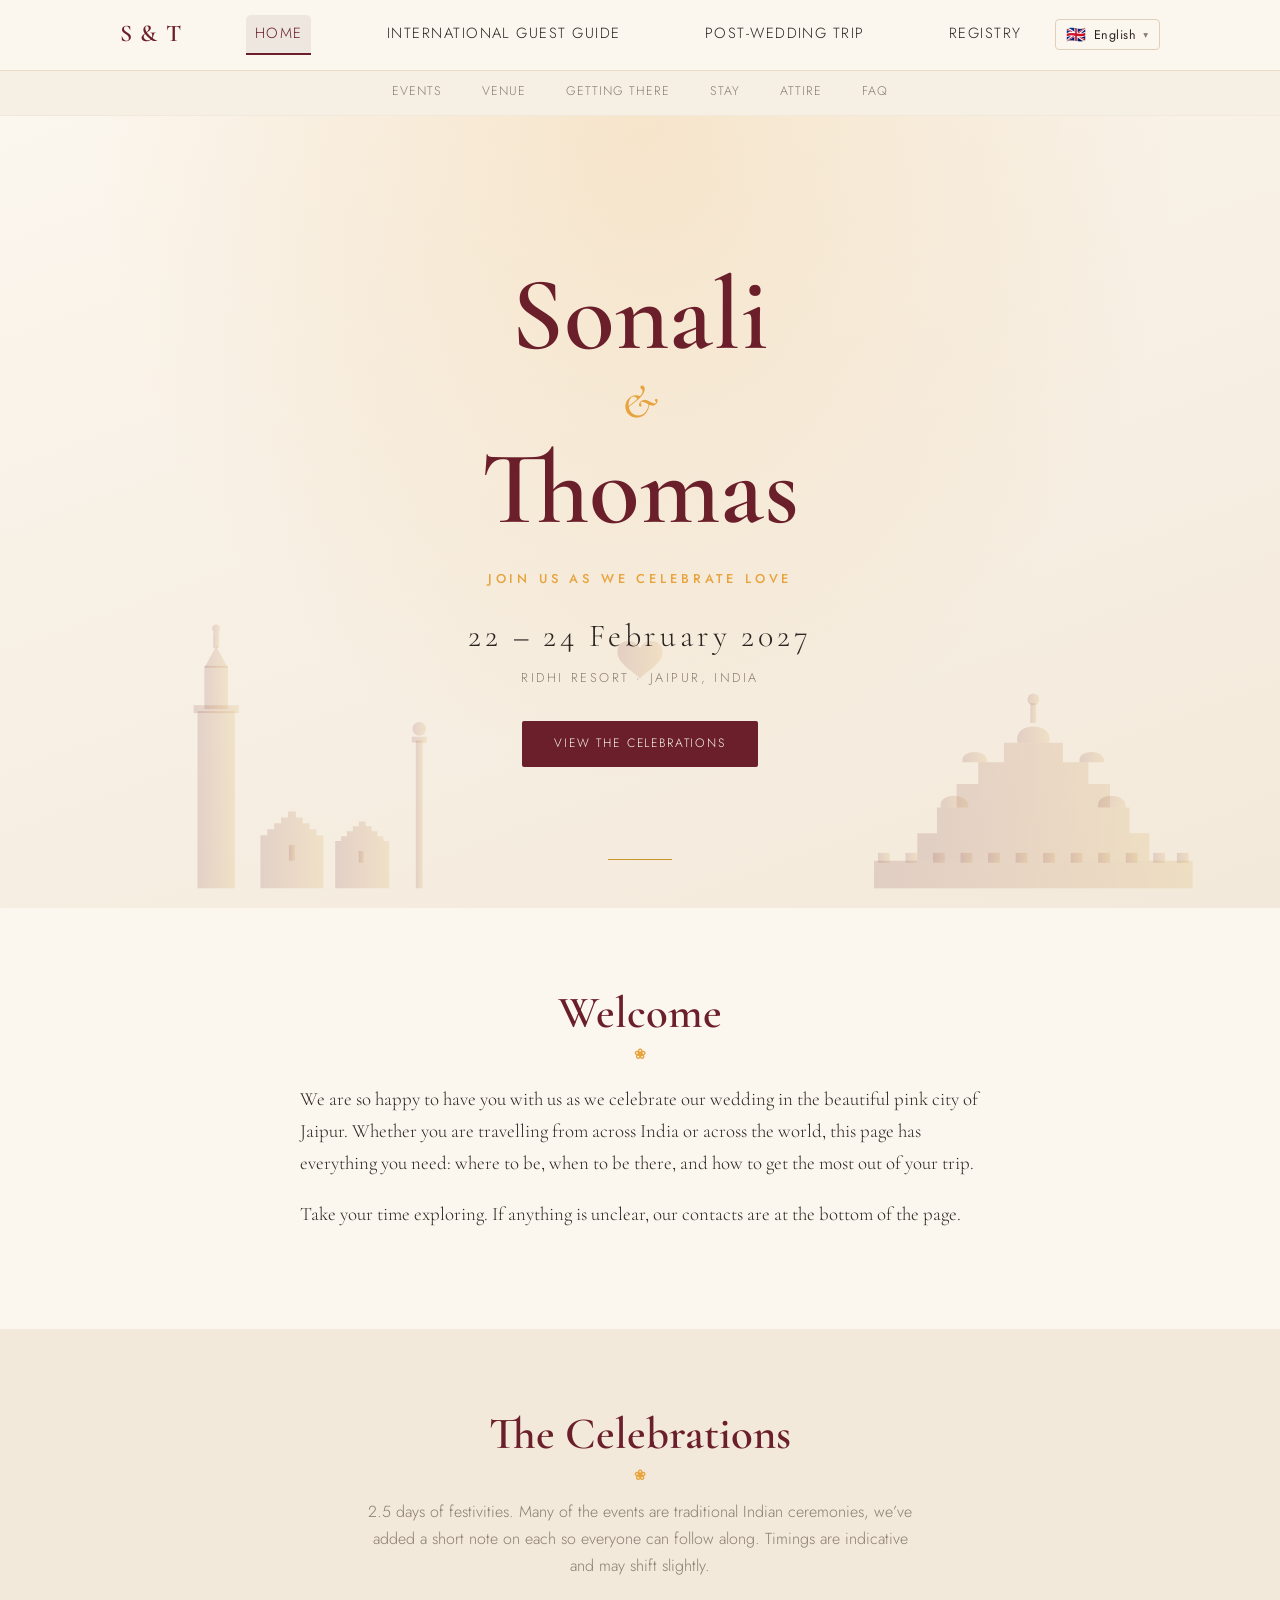
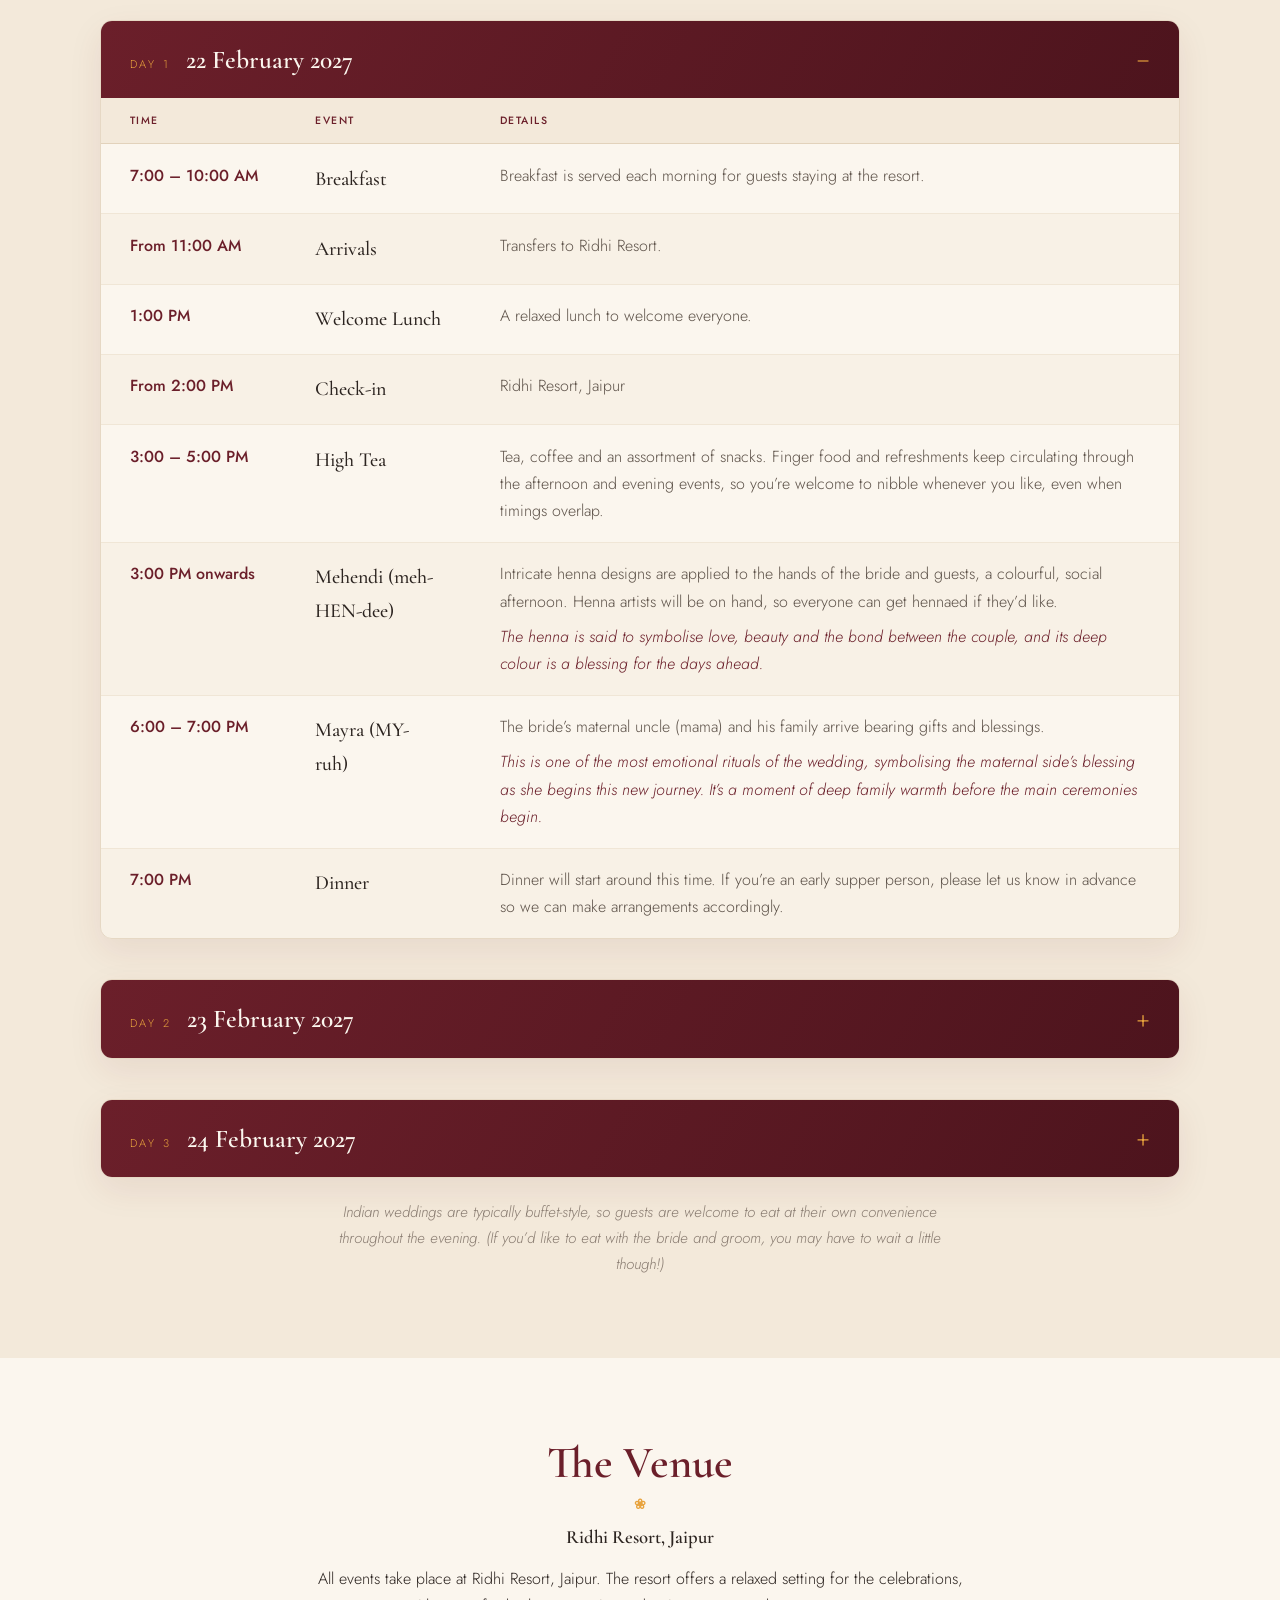
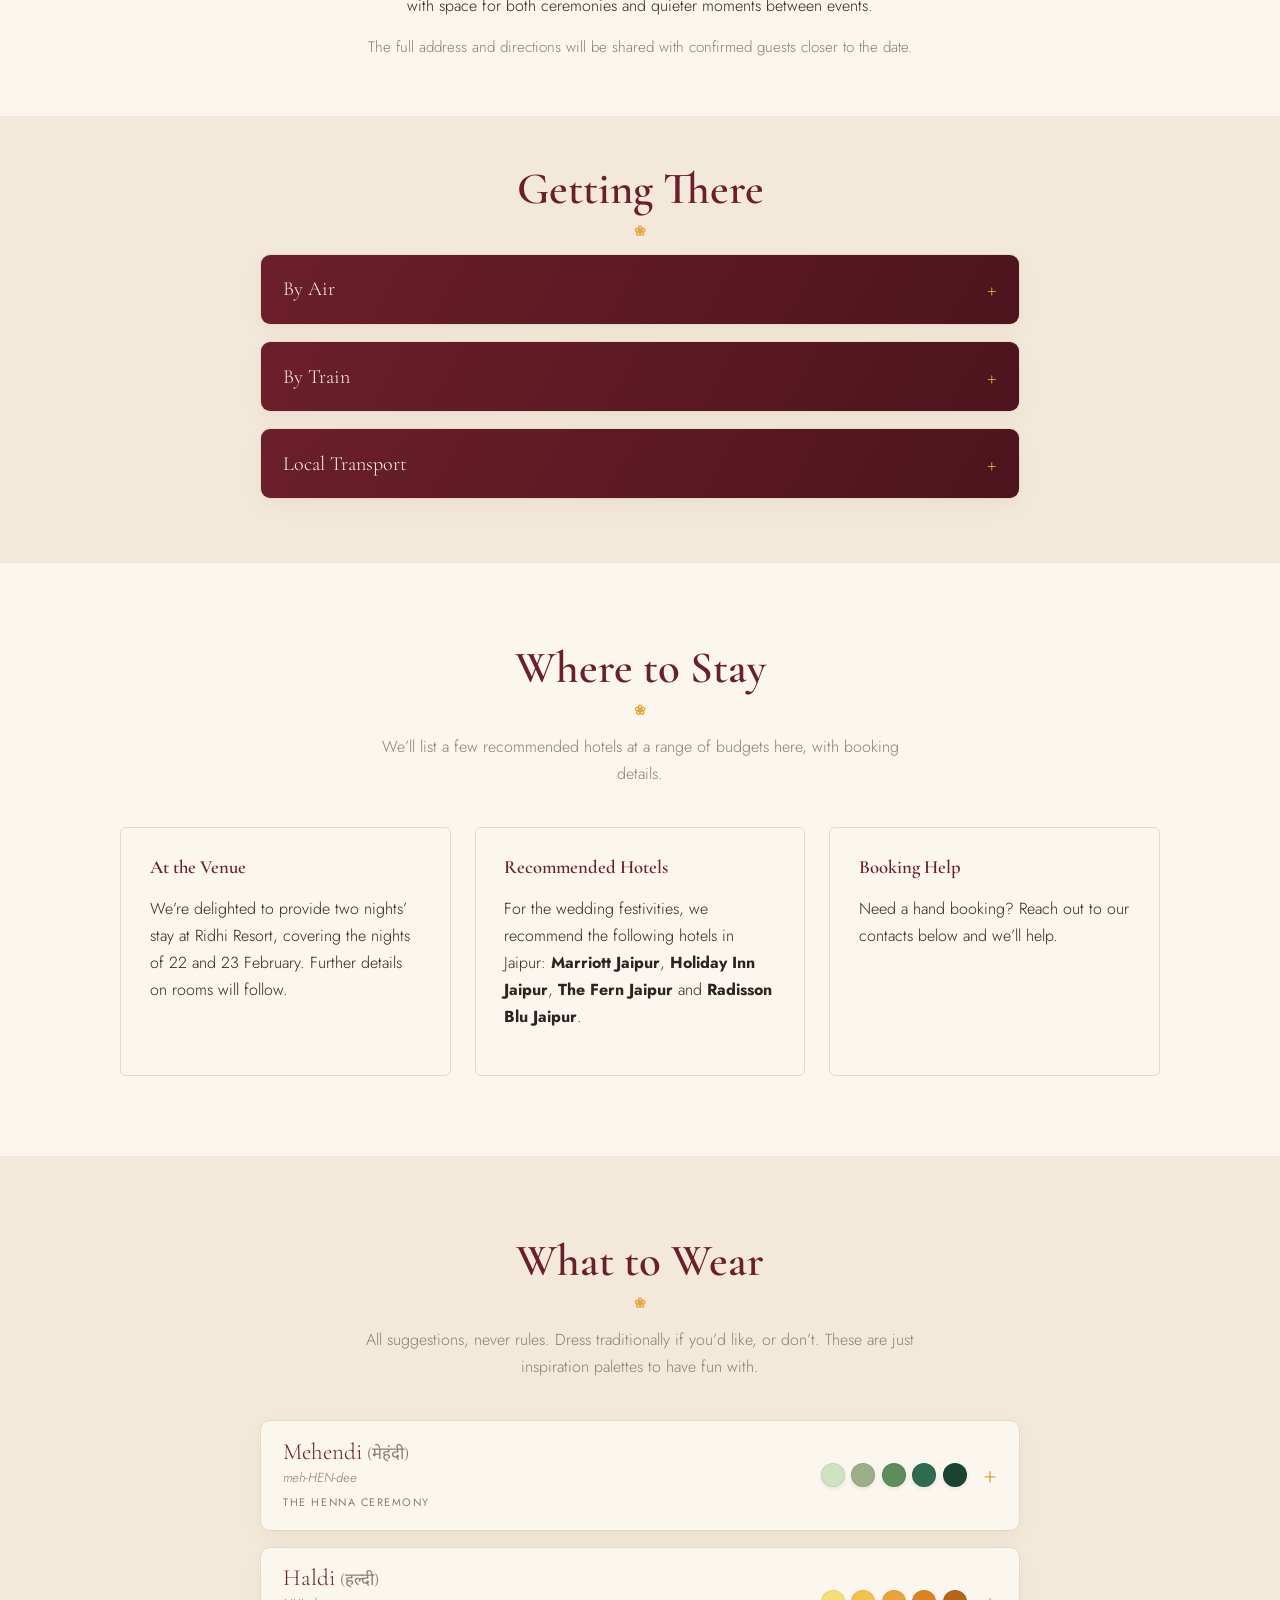
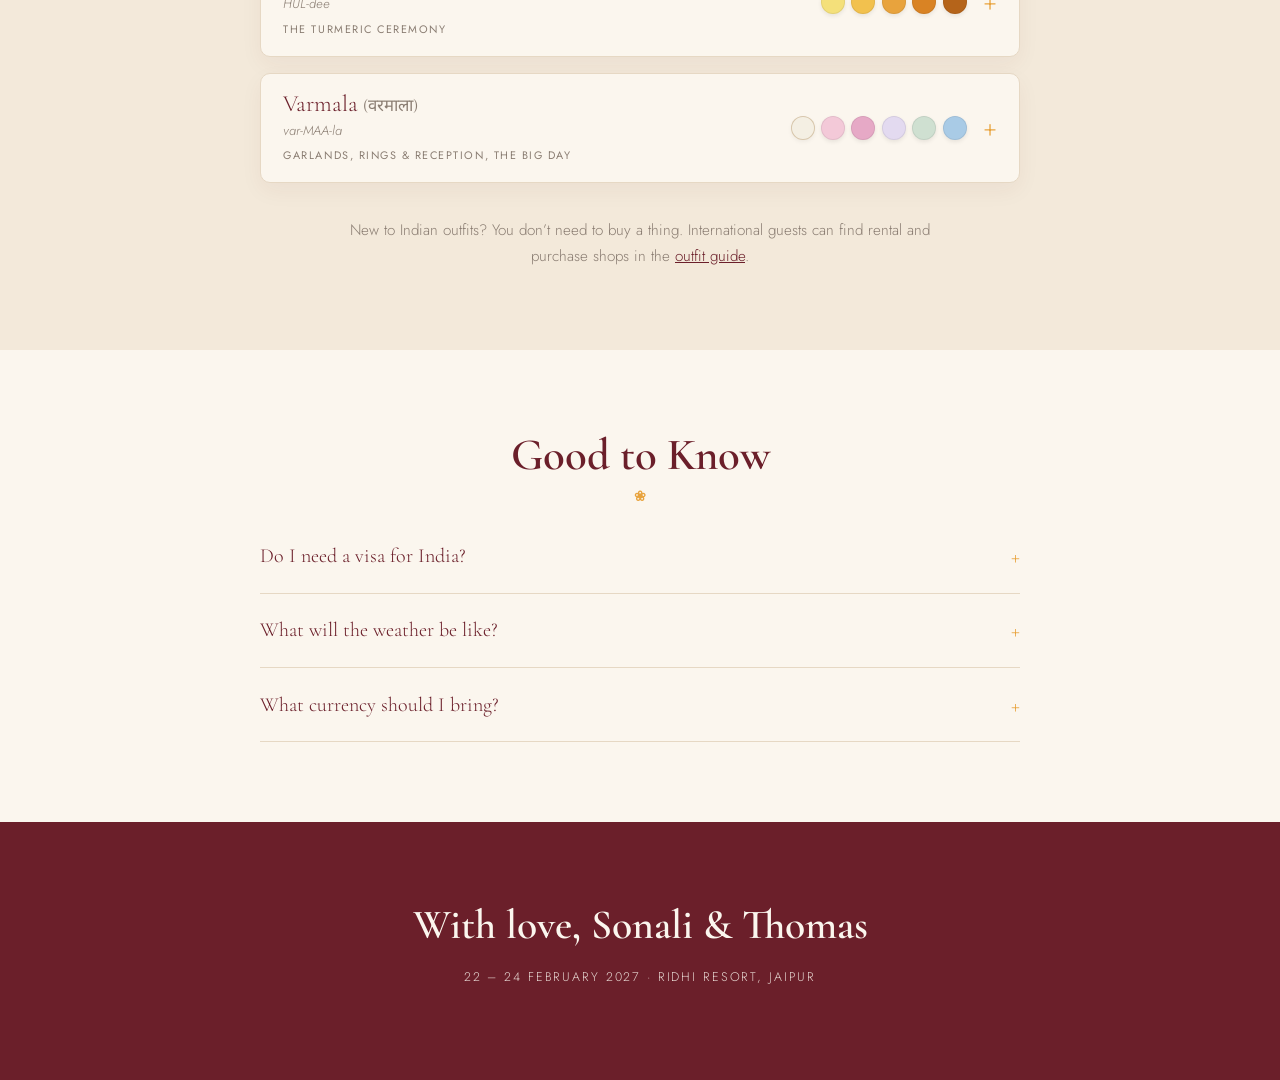
<file: index.html>
<!DOCTYPE html>
<html lang="en">
<head>
  <meta charset="UTF-8" />
  <meta name="viewport" content="width=device-width, initial-scale=1.0" />
  <title>Sonali &amp; Thomas, 22–24 February 2027, Jaipur</title>
  <meta name="description" content="Wedding of Sonali &amp; Thomas, 22 to 24 February 2027 at Ridhi Resort, Jaipur. Venue, travel, schedule and guest information." />

  <link rel="preconnect" href="https://fonts.googleapis.com" />
  <link rel="preconnect" href="https://fonts.gstatic.com" crossorigin />
  <link href="https://fonts.googleapis.com/css2?family=Cormorant+Garamond:ital,wght@0,400;0,500;0,600;1,400&family=Jost:wght@300;400;500&family=Noto+Sans+Devanagari:wght@400;500;600&display=swap" rel="stylesheet" />
  <link rel="stylesheet" href="assets/css/styles.css" />
</head>
<body>
  <header class="site-nav" id="top">
    <div class="nav-inner">
      <a href="#top" class="brand">S &amp; T</a>
      <div class="nav-right">
        <nav class="nav-links">
          <a href="#top" data-i18n="nav_home">Home</a>
          <a href="international.html" data-i18n="nav_guide" data-i18n-title="nav_guide_hint" title="Opens our guide for international guests, on a separate page">International Guest Guide</a>
          <a href="itinerary.html" data-i18n="nav_trip">Post-Wedding Trip</a>
          <a href="registry.html" data-i18n="nav_registry">Registry</a>
        </nav>
        <div class="lang-switch" aria-label="Language">
          <button type="button" class="lang-current" aria-haspopup="listbox" aria-expanded="false">
            <span class="lang-flag">🇬🇧</span><span class="lang-name">English</span><span class="lang-caret">▾</span>
          </button>
          <ul class="lang-menu" role="listbox">
            <li><button type="button" data-lang="en"><span class="lang-flag">🇬🇧</span><span>English</span></button></li>
            <li><button type="button" data-lang="hi" lang="hi"><span class="lang-flag">🇮🇳</span><span>हिंदी</span></button></li>
            <li><button type="button" data-lang="fr"><span class="lang-flag">🇫🇷</span><span>Français</span></button></li>
          </ul>
        </div>
        <button class="nav-toggle" aria-label="Open menu" aria-expanded="false">
          <span></span><span></span><span></span>
        </button>
      </div>
    </div>
    <nav class="nav-sub" aria-label="Sections on this page">
      <div class="nav-sub-inner">
        <a href="#events" data-i18n="nav_events">Events</a>
        <a href="#venue" data-i18n="nav_venue">Venue</a>
        <a href="#travel" data-i18n="nav_travel">Getting There</a>
        <a href="#stay" data-i18n="nav_stay">Stay</a>
        <a href="#attire" data-i18n="nav_attire">Attire</a>
        <a href="#faq" data-i18n="nav_faq">FAQ</a>
      </div>
    </nav>
  </header>

  <!-- HERO -->
  <section class="hero hero--home">
    <div class="hero-content">
      <h1 class="hero-names">Sonali <span>&amp;</span> Thomas</h1>
      <p class="hero-invite" data-i18n="hero_invite">Join us as we celebrate love</p>
      <p class="hero-date" data-i18n="hero_date">22 &ndash; 24 February 2027</p>
      <p class="hero-place" data-i18n="hero_place">Ridhi Resort &middot; Jaipur, India</p>
      <div class="hero-actions">
        <a class="btn" href="#events" data-i18n="hero_cta">View the celebrations</a>
      </div>
    </div>
  </section>

  <!-- WELCOME -->
  <section class="section section--narrow" id="welcome">
    <h2 class="section-title" data-i18n="welcome_title">Welcome</h2>
    <p class="lead" data-i18n="welcome_p1">
      We are so happy to have you with us as we celebrate our wedding in the
      beautiful pink city of Jaipur. Whether you are travelling from across
      India or across the world, this page has everything you need: where
      to be, when to be there, and how to get the most out of your trip.
    </p>
    <p class="lead" data-i18n="welcome_p2">
      Take your time exploring. If anything is unclear, our contacts are at the
      bottom of the page.
    </p>
  </section>

  <!-- EVENTS -->
  <section class="section section--alt" id="events">
    <h2 class="section-title" data-i18n="cel_title">The Celebrations</h2>
    <p class="section-sub" data-i18n="cel_sub">2.5 days of festivities. Many of the events are traditional Indian ceremonies, we&rsquo;ve added a short note on each so everyone can follow along. Timings are indicative and may shift slightly.</p>

    <div class="schedule">
      <details class="day-block" open>
        <summary class="day-head">
          <span class="day-label" data-i18n="day1_label">Day 1</span>
          <h3 class="day-date" data-i18n="day1_date">22 February 2027</h3>
        </summary>
        <table class="schedule-table">
          <thead>
            <tr>
              <th data-i18n="th_time">Time</th>
              <th data-i18n="th_event">Event</th>
              <th data-i18n="th_details">Details</th>
            </tr>
          </thead>
          <tbody>
            <tr>
              <td data-i18n="d1r_bfast_t">7:00 &ndash; 10:00 AM</td>
              <td data-i18n="d1r_bfast_e">Breakfast</td>
              <td data-i18n="d1r_bfast_d">Breakfast is served each morning for guests staying at the resort.</td>
            </tr>
            <tr>
              <td data-i18n="d1r1_t">From 11:00 AM</td>
              <td data-i18n="d1r1_e">Arrivals</td>
              <td data-i18n="d1r1_d">Transfers to Ridhi Resort.</td>
            </tr>
            <tr>
              <td data-i18n="d1r2_t">1:00 PM</td>
              <td data-i18n="d1r2_e">Welcome Lunch</td>
              <td data-i18n="d1r2_d">A relaxed lunch to welcome everyone.</td>
            </tr>
            <tr>
              <td data-i18n="d1r3_t">From 2:00 PM</td>
              <td data-i18n="d1r3_e">Check-in</td>
              <td data-i18n="d1r3_d">Ridhi Resort, Jaipur</td>
            </tr>
            <tr>
              <td data-i18n="d1r_tea_t">3:00 &ndash; 5:00 PM</td>
              <td data-i18n="d1r_tea_e">High Tea</td>
              <td data-i18n="d1r_tea_d">Tea, coffee and an assortment of snacks. Finger food and refreshments keep circulating through the afternoon and evening events, so you&rsquo;re welcome to nibble whenever you like, even when timings overlap.</td>
            </tr>
            <tr>
              <td data-i18n="d1r4_t">3:00 PM onwards</td>
              <td data-i18n="d1r4_e">Mehendi (meh-HEN-dee)</td>
              <td data-i18n="d1r4_d">Intricate henna designs are applied to the hands of the bride and guests, a colourful, social afternoon. Henna artists will be on hand, so everyone can get hennaed if they&rsquo;d like. <span class="ritual-why">The henna is said to symbolise love, beauty and the bond between the couple, and its deep colour is a blessing for the days ahead.</span></td>
            </tr>
            <tr>
              <td data-i18n="d1r5_t">6:00 &ndash; 7:00 PM</td>
              <td data-i18n="d1r5_e">Mayra (MY-ruh)</td>
              <td data-i18n="d1r5_d">The bride&rsquo;s maternal uncle (mama) and his family arrive bearing gifts and blessings. <span class="ritual-why">This is one of the most emotional rituals of the wedding, symbolising the maternal side&rsquo;s blessing as she begins this new journey. It&rsquo;s a moment of deep family warmth before the main ceremonies begin.</span></td>
            </tr>
            <tr>
              <td data-i18n="d1r_dinner_t">7:00 PM</td>
              <td data-i18n="d1r_dinner_e">Dinner</td>
              <td data-i18n="d1r_dinner_d">Dinner will start around this time. If you&rsquo;re an early supper person, please let us know in advance so we can make arrangements accordingly.</td>
            </tr>
          </tbody>
        </table>
      </details>

      <details class="day-block">
        <summary class="day-head">
          <span class="day-label" data-i18n="day2_label">Day 2</span>
          <h3 class="day-date" data-i18n="day2_date">23 February 2027</h3>
        </summary>
        <table class="schedule-table">
          <thead>
            <tr>
              <th data-i18n="th_time">Time</th>
              <th data-i18n="th_event">Event</th>
              <th data-i18n="th_details">Details</th>
            </tr>
          </thead>
          <tbody>
            <tr>
              <td data-i18n="d2r_bfast_t">7:00 &ndash; 10:00 AM</td>
              <td data-i18n="d2r_bfast_e">Breakfast</td>
              <td data-i18n="d2r_bfast_d">Breakfast is served each morning for guests staying at the resort.</td>
            </tr>
            <tr>
              <td data-i18n="d2r2_t">10:00 AM</td>
              <td data-i18n="d2r2_e">Haldi (HUL-dee)</td>
              <td data-i18n="d2r2_d">A turmeric paste is applied to the bride and groom before the wedding, so expect bright yellow and plenty of laughter. <span class="ritual-why">Turmeric is believed to purify, bless and bring a natural glow to the couple before marriage, and is considered auspicious protection as they begin this new chapter.</span></td>
            </tr>
            <tr>
              <td data-i18n="d2r_lunch_t">12:00 &ndash; 2:00 PM</td>
              <td data-i18n="d2r_lunch_e">Lunch</td>
              <td data-i18n="d2r_lunch_d">A relaxed lunch is served for all guests.</td>
            </tr>
            <tr>
              <td data-i18n="d2r_free_t">2:00 PM onwards</td>
              <td data-i18n="d2r_free_e">Free Time</td>
              <td data-i18n="d2r_free_d">Time to relax and freshen up before the baraat begins.</td>
            </tr>
            <tr>
              <td data-i18n="d2r_tea_t">3:00 &ndash; 5:00 PM</td>
              <td data-i18n="d2r_tea_e">High Tea</td>
              <td data-i18n="d2r_tea_d">Tea, coffee and an assortment of snacks. Finger food and refreshments keep circulating through the afternoon and evening events, so you&rsquo;re welcome to nibble whenever you like, even when timings overlap.</td>
            </tr>
            <tr>
              <td data-i18n="d2r3_t">4:30 PM</td>
              <td data-i18n="d2r3_e">Baraat (buh-RAAT)</td>
              <td data-i18n="d2r3_d">The groom arrives in a festive procession, joined by family and friends dancing through to the venue, and the bride&rsquo;s family welcomes the groom and his baraatis (procession guests) at the entrance. <span class="ritual-why">The Baraat marks the joining of both families, often with garlands and rituals of welcome.</span></td>
            </tr>
            <tr>
              <td data-i18n="d2r4_t">5:00 PM</td>
              <td data-i18n="d2r4_e">Phera (FEH-ra)</td>
              <td data-i18n="d2r4_d">The couple takes seven rounds around a sacred fire. <span class="ritual-why">The Phera is the heart of the ceremony, each round representing a vow for their married life together.</span></td>
            </tr>
            <tr>
              <td data-i18n="d2r5b_t">7:30 PM</td>
              <td data-i18n="d2r5b_e">Ring &amp; Vows Exchange</td>
              <td data-i18n="d2r5b_d">Sonali and Thomas exchange rings and personal vows, just before the reception. <span class="ritual-why">An intimate moment bridging the Hindu ceremony and the Western tradition.</span></td>
            </tr>
            <tr>
              <td data-i18n="d2r6_t">8:00 PM</td>
              <td data-i18n="d2r6_e">Dinner</td>
              <td data-i18n="d2r6_d">Dinner will start, served buffet-style.</td>
            </tr>
            <tr>
              <td data-i18n="d2r_reception_t">8:30 PM</td>
              <td data-i18n="d2r_reception_e">Live Band Reception</td>
              <td data-i18n="d2r_reception_d">Drinks and dancing with a live band to close the celebrations.</td>
            </tr>
          </tbody>
        </table>
      </details>

      <details class="day-block">
        <summary class="day-head">
          <span class="day-label" data-i18n="day3_label">Day 3</span>
          <h3 class="day-date" data-i18n="day3_date">24 February 2027</h3>
        </summary>
        <table class="schedule-table">
          <thead>
            <tr>
              <th data-i18n="th_time">Time</th>
              <th data-i18n="th_event">Event</th>
              <th data-i18n="th_details">Details</th>
            </tr>
          </thead>
          <tbody>
            <tr>
              <td data-i18n="d3r1_t">7:00 &ndash; 10:00 AM</td>
              <td data-i18n="d3r1_e">Breakfast + Brunch</td>
              <td data-i18n="d3r1_d">A relaxed breakfast and brunch for guests staying at the resort.</td>
            </tr>
            <tr>
              <td data-i18n="d3r2_t">By 12:00 PM</td>
              <td data-i18n="d3r2_e">Checkout</td>
              <td data-i18n="d3r2_d">Check-out from Ridhi Resort.</td>
            </tr>
          </tbody>
        </table>
      </details>
    </div>
    <p class="muted schedule-note" data-i18n="buffet_note">Indian weddings are typically buffet-style, so guests are welcome to eat at their own convenience throughout the evening. (If you&rsquo;d like to eat with the bride and groom, you may have to wait a little though!)</p>
  </section>

  <!-- VENUE -->
  <section class="section" id="venue">
    <h2 class="section-title" data-i18n="venue_title">The Venue</h2>
    <div class="venue-detail text-center">
      <div>
        <h3 data-i18n="venue_h">Ridhi Resort, Jaipur</h3>
        <p data-i18n="venue_p">
          All events take place at Ridhi Resort, Jaipur. The resort offers a
          relaxed setting for the celebrations, with space for both ceremonies
          and quieter moments between events.
        </p>
        <p class="muted" data-i18n="venue_note">The full address and directions will be shared with confirmed guests closer to the date.</p>
      </div>
    </div>
  </section>

  <!-- TRAVEL -->
  <section class="section section--alt" id="travel">
    <h2 class="section-title" data-i18n="travel_title">Getting There</h2>
    <div class="travel-list">
      <details class="travel-item">
        <summary data-i18n="air_h">By Air</summary>
        <div class="info-card-body" data-i18n="air_p"><p class="info-subhead">For international guests</p><ul class="info-list"><li><strong>Suggested flight:</strong> We recommend a flight from Paris (CDG) to Delhi, arriving on the morning of Sunday 21 February 2027. We&rsquo;ll share the exact flight number and timings with confirmed guests.</li><li><strong>Shuttle:</strong> a shuttle from Delhi airport to Jaipur will be arranged on 21 February for guests on this flight.</li></ul><p class="info-subhead">For domestic guests</p><ul class="info-list"><li><strong>Direct flights:</strong> Jaipur (JAI) has direct flights from most major Indian cities, with IndiGo, Air India, Vistara and Akasa Air all serving the airport.</li><li><strong>Via Delhi:</strong> If you route through Delhi, Jaipur is a quick ~1 hour hop, or an easy <strong>4&ndash;5 hour</strong> drive if you&rsquo;d rather land once.</li></ul></div>
      </details>
      <details class="travel-item">
        <summary data-i18n="train_h">By Train</summary>
        <div class="info-card-body" data-i18n="train_p"><ul class="info-list"><li><strong>Jaipur Junction</strong> is well connected to Delhi and other major cities.</li><li>Other stations in the area include <strong>Durgapura</strong> and <strong>Gandhi Nagar</strong>, so you can arrive at any of these.</li><li>Our event planners will contact guests to confirm arrival timings and arrange <strong>taxi service</strong> to the venue on the <strong>21st</strong>.</li></ul></div>
      </details>
      <details class="travel-item">
        <summary data-i18n="local_h">Local Transport</summary>
        <div class="info-card-body" data-i18n="local_p"><ul class="info-list"><li>We&rsquo;ll arrange transfers between recommended hotels and the venue for the main events (details to follow).</li><li>For exploring Jaipur independently, <strong>Uber and Ola</strong> taxi services are available throughout the city.</li></ul></div>
      </details>
    </div>
  </section>

  <!-- STAY -->
  <section class="section" id="stay">
    <h2 class="section-title" data-i18n="stay_title">Where to Stay</h2>
    <p class="section-sub" data-i18n="stay_sub">We&rsquo;ll list a few recommended hotels at a range of budgets here, with booking details.</p>
    <div class="card-grid">
      <article class="info-card">
        <h3 data-i18n="stay_h1">At the Venue</h3>
        <p data-i18n="stay_p1">We&rsquo;re delighted to provide two nights&rsquo; stay at Ridhi Resort, covering the nights of 22 and 23 February. Further details on rooms will follow.</p>
      </article>
      <article class="info-card">
        <h3 data-i18n="stay_h2">Recommended Hotels</h3>
        <p data-i18n="stay_p2">For the wedding festivities, we recommend the following hotels in Jaipur: <strong>Marriott Jaipur</strong>, <strong>Holiday Inn Jaipur</strong>, <strong>The Fern Jaipur</strong> and <strong>Radisson Blu Jaipur</strong>.</p>
      </article>
      <article class="info-card">
        <h3 data-i18n="stay_h3">Booking Help</h3>
        <p data-i18n="stay_p3">Need a hand booking? Reach out to our contacts below and we&rsquo;ll help.</p>
      </article>
    </div>
  </section>

  <!-- ATTIRE -->
  <section class="section section--alt" id="attire">
    <h2 class="section-title" data-i18n="attire_title">What to Wear</h2>
    <p class="section-sub" data-i18n="dress_lead">
      All suggestions, never rules. Dress traditionally if you&rsquo;d like, or
      don&rsquo;t. These are just inspiration palettes to have fun with.
    </p>

    <div class="attire-list">
      <details class="attire-item">
        <summary>
          <span class="attire-name">
            <span class="attire-title" data-i18n="dc1_name">Mehendi <span lang="hi">(मेहंदी)</span></span>
            <span class="attire-phon" data-i18n="dc1_phon">meh-HEN-dee</span>
            <span class="attire-en" data-i18n="dc1_event">The Henna Ceremony</span>
          </span>
          <ul class="palette" aria-hidden="true">
            <li style="--sw:#cfe3c0"></li>
            <li style="--sw:#9caf88"></li>
            <li style="--sw:#5e8c5a"></li>
            <li style="--sw:#2e6b4f"></li>
            <li style="--sw:#1b4332"></li>
          </ul>
        </summary>
        <div class="attire-body">
          <p class="attire-note" data-i18n="dc1_note">Greens are especially welcome!</p>
        </div>
      </details>

      <details class="attire-item">
        <summary>
          <span class="attire-name">
            <span class="attire-title" data-i18n="dc2_name">Haldi <span lang="hi">(हल्दी)</span></span>
            <span class="attire-phon" data-i18n="dc2_phon">HUL-dee</span>
            <span class="attire-en" data-i18n="dc2_event">The Turmeric Ceremony</span>
          </span>
          <ul class="palette" aria-hidden="true">
            <li style="--sw:#f4e07a"></li>
            <li style="--sw:#f2c14e"></li>
            <li style="--sw:#e8a33d"></li>
            <li style="--sw:#d98324"></li>
            <li style="--sw:#b5641a"></li>
          </ul>
        </summary>
        <div class="attire-body">
          <p class="attire-note" data-i18n="dc2_note">Lean into yellow, the sunnier the better!</p>
        </div>
      </details>

      <details class="attire-item">
        <summary>
          <span class="attire-name">
            <span class="attire-title" data-i18n="dc3_name">Varmala <span lang="hi">(वरमाला)</span></span>
            <span class="attire-phon" data-i18n="dc3_phon">var-MAA-la</span>
            <span class="attire-en" data-i18n="dc3_event">Garlands, Rings &amp; Reception, The Big Day</span>
          </span>
          <ul class="palette" aria-hidden="true">
            <li style="--sw:#f4efe3" class="sw-light"></li>
            <li style="--sw:#f3c9d8"></li>
            <li style="--sw:#e6a9c6"></li>
            <li style="--sw:#e3daf0"></li>
            <li style="--sw:#cfe0d1"></li>
            <li style="--sw:#a9cbe6"></li>
          </ul>
        </summary>
        <div class="attire-body">
          <p class="attire-note" data-i18n="dc3_note">Wear anything you love. Ivory, pastels, pinks and blue are all lovely choices.</p>
        </div>
      </details>
    </div>

    <p class="muted attire-rent" data-i18n="dress_rent">
      New to Indian outfits? You don&rsquo;t need to buy a thing. International
      guests can find rental and purchase shops in the <a href="international.html#outfits">outfit guide</a>.
    </p>
  </section>

  <!-- FAQ -->
  <section class="section" id="faq">
    <h2 class="section-title" data-i18n="faq_title">Good to Know</h2>
    <div class="faq">
      <details>
        <summary data-i18n="faq_q1">Do I need a visa for India?</summary>
        <p data-i18n="faq_a1">Most international guests can apply for an e-Visa online. You&rsquo;ll find more detailed guidance on visas, entry requirements and recommended vaccinations in our <a href="international.html#visa">Guest Guide</a>. Check the requirements for your nationality well in advance.</p>
      </details>
      <details>
        <summary data-i18n="faq_q2">What will the weather be like?</summary>
        <p data-i18n="faq_a2">February in Jaipur is pleasant, warm, sunny days (around 25&deg;C) and cooler evenings. Bring a light layer for the night events.</p>
      </details>
      <details>
        <summary data-i18n="faq_q3">What currency should I bring?</summary>
        <p data-i18n="faq_a3">The Indian Rupee (INR). Cards are widely accepted in hotels; carry some cash for smaller purchases and tips.</p>
      </details>
    </div>
  </section>

  <!-- CONTACT / FOOTER -->
  <footer class="site-footer" id="contact">
    <h2 class="footer-title" data-i18n="footer_title">With love, Sonali &amp; Thomas</h2>
    <p class="footer-date" data-i18n="footer_date">22 &ndash; 24 February 2027 &middot; Ridhi Resort, Jaipur</p>
  </footer>

  <script src="assets/js/i18n.js"></script>
  <script src="assets/js/main.js"></script>
</body>
</html>
</file>
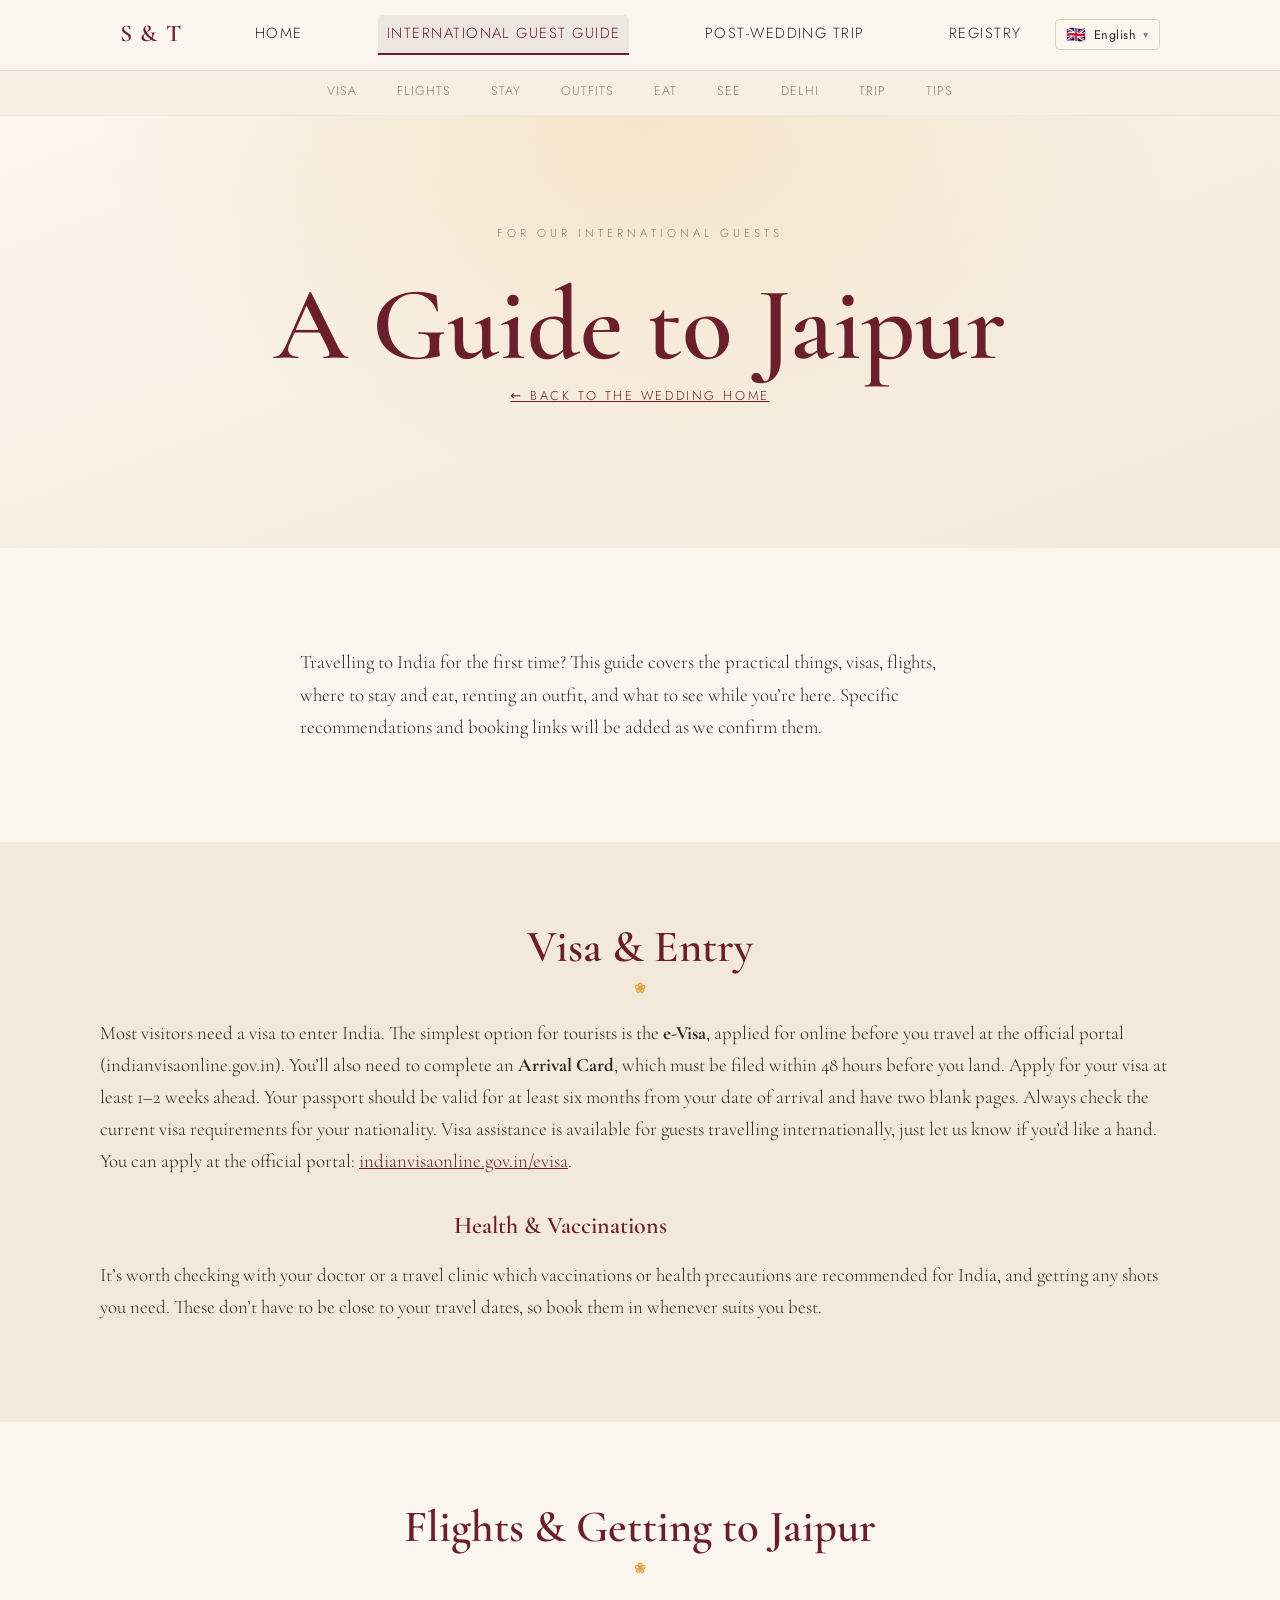
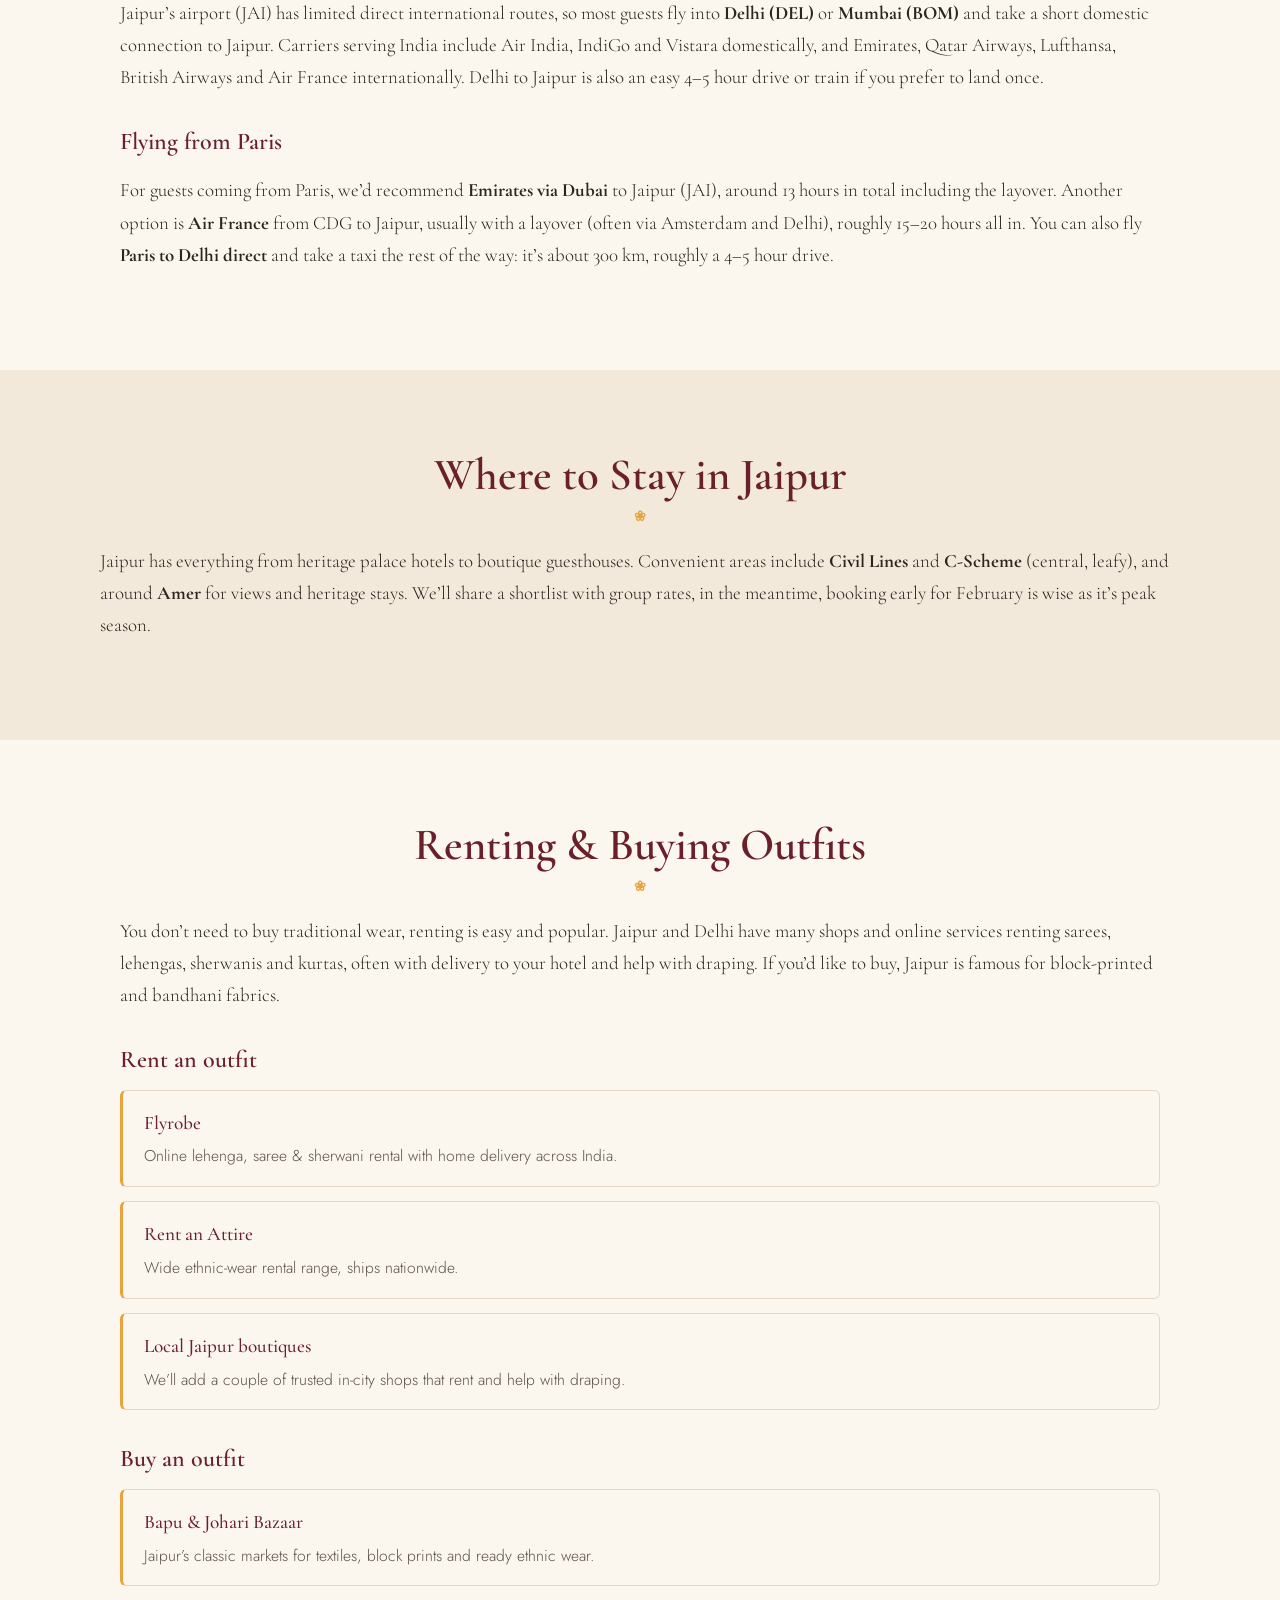
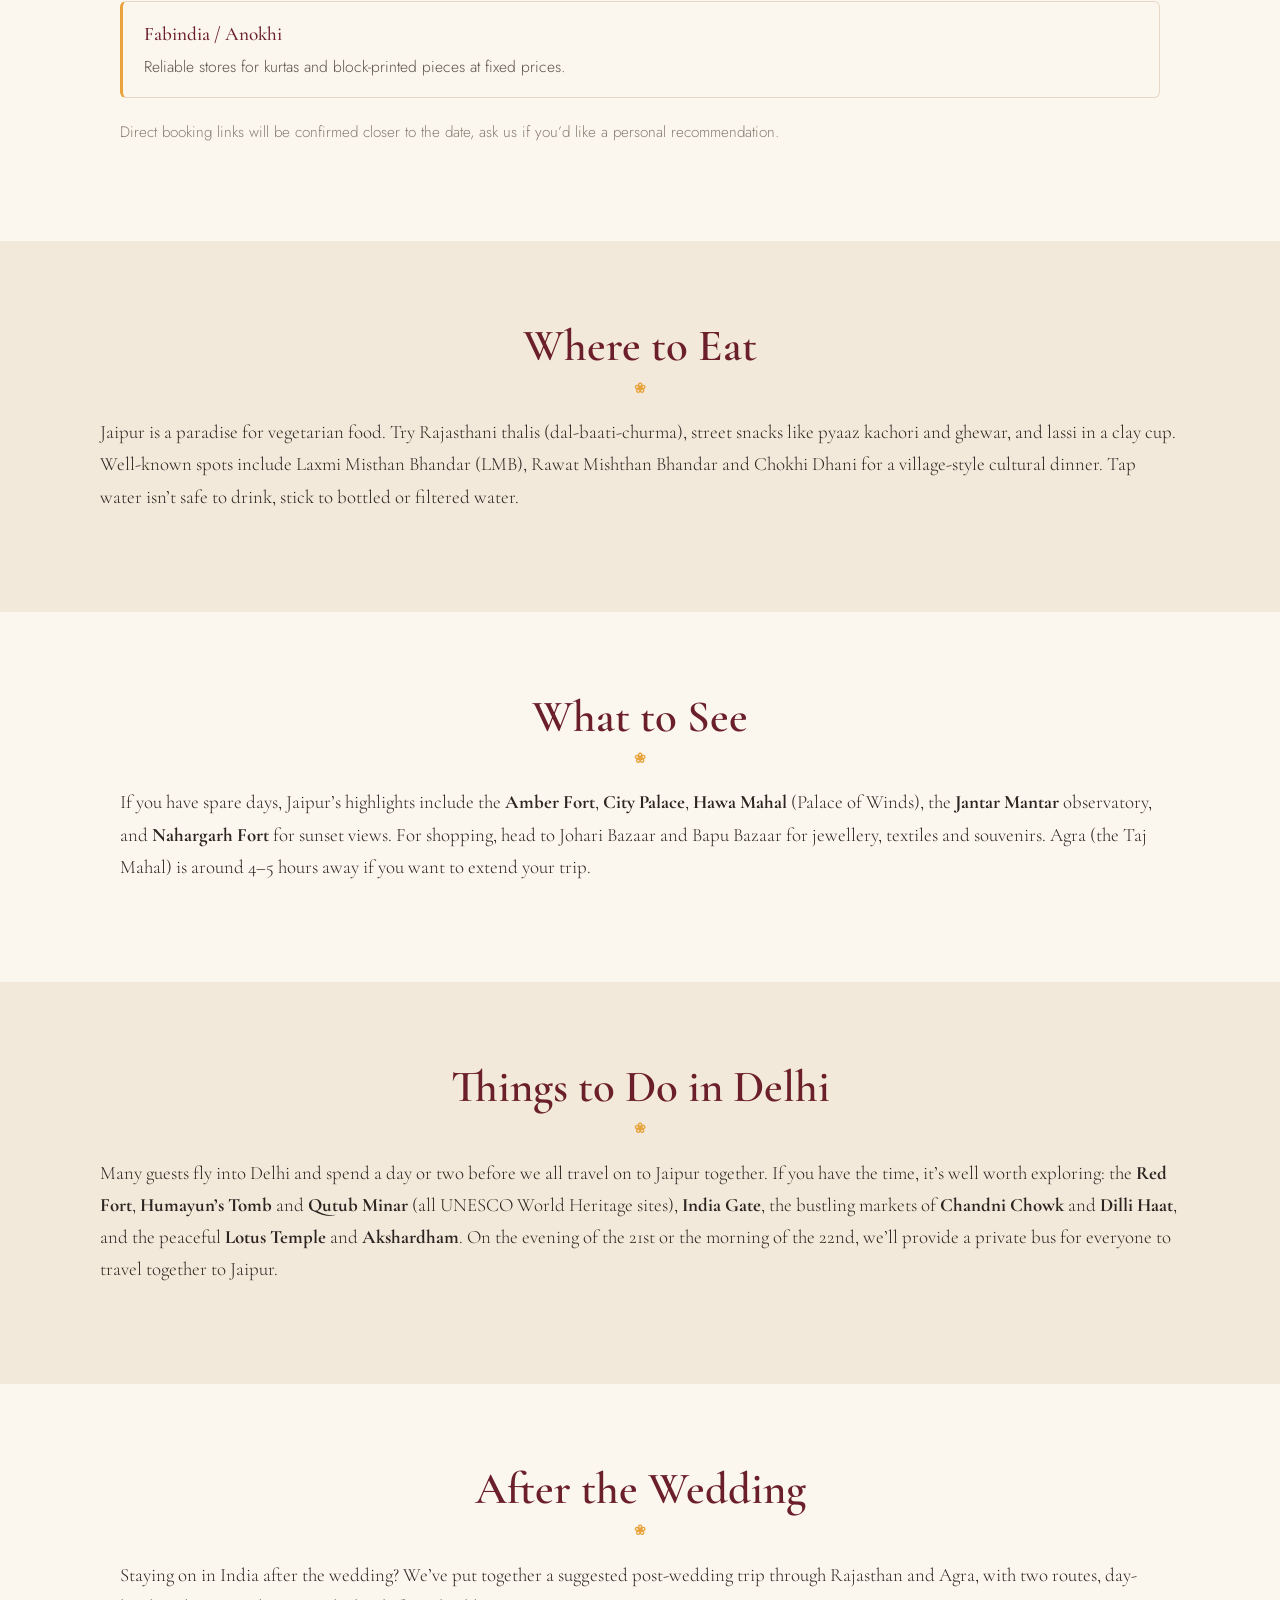
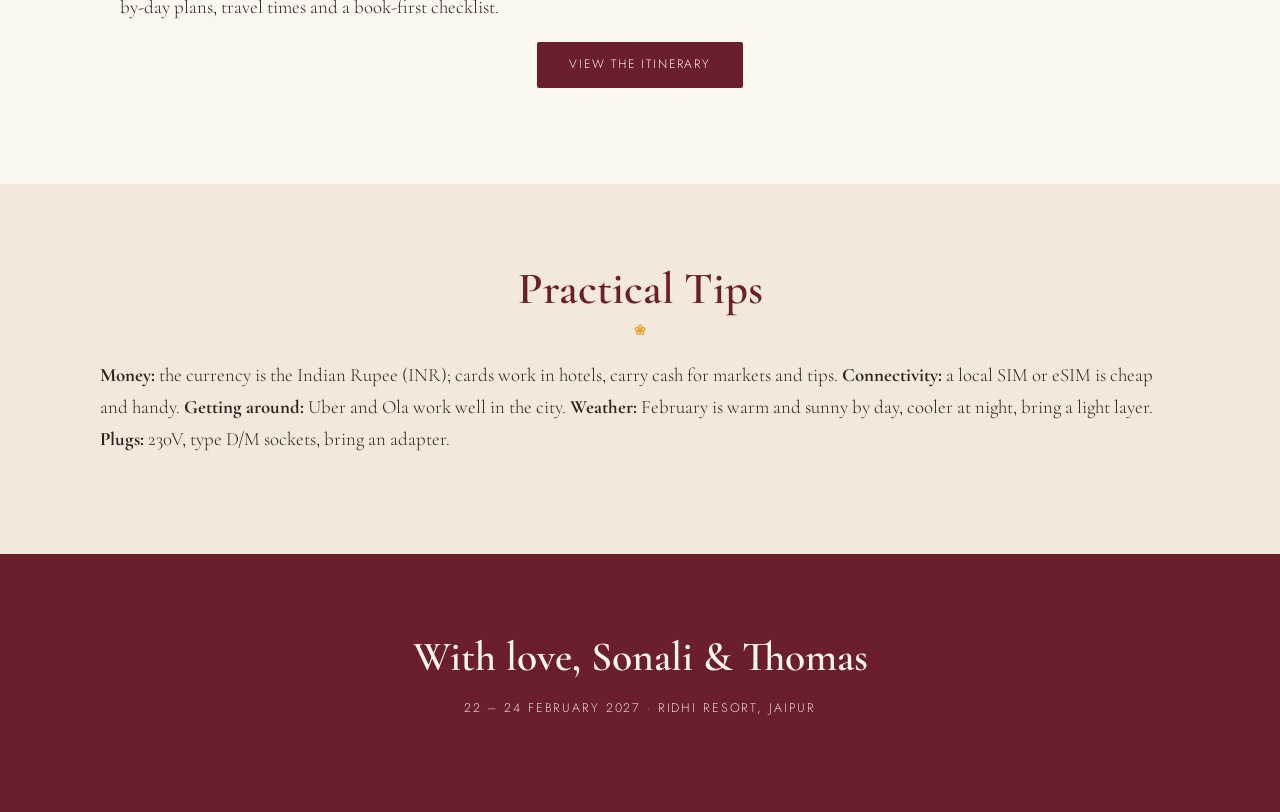
<file: international.html>
<!DOCTYPE html>
<html lang="en">
<head>
  <meta charset="UTF-8" />
  <meta name="viewport" content="width=device-width, initial-scale=1.0" />
  <title>Guide to Jaipur, Sonali &amp; Thomas, February 2027</title>
  <meta name="description" content="A practical guide for international guests attending Sonali &amp; Thomas's wedding in Jaipur, visas, flights, hotels, outfit rental, food and sightseeing." />

  <link rel="preconnect" href="https://fonts.googleapis.com" />
  <link rel="preconnect" href="https://fonts.gstatic.com" crossorigin />
  <link href="https://fonts.googleapis.com/css2?family=Cormorant+Garamond:ital,wght@0,400;0,500;0,600;1,400&family=Jost:wght@300;400;500&family=Noto+Sans+Devanagari:wght@400;500;600&display=swap" rel="stylesheet" />
  <link rel="stylesheet" href="assets/css/styles.css" />
</head>
<body>
  <header class="site-nav" id="top">
    <div class="nav-inner">
      <a href="index.html" class="brand">S &amp; T</a>
      <div class="nav-right">
        <nav class="nav-links">
          <a href="index.html" data-i18n="nav_home">Home</a>
          <a href="#top" data-i18n="nav_guide">International Guest Guide</a>
          <a href="itinerary.html" data-i18n="nav_trip">Post-Wedding Trip</a>
          <a href="registry.html" data-i18n="nav_registry">Registry</a>
        </nav>
        <div class="lang-switch" aria-label="Language">
          <button type="button" class="lang-current" aria-haspopup="listbox" aria-expanded="false">
            <span class="lang-flag">🇬🇧</span><span class="lang-name">English</span><span class="lang-caret">▾</span>
          </button>
          <ul class="lang-menu" role="listbox">
            <li><button type="button" data-lang="en"><span class="lang-flag">🇬🇧</span><span>English</span></button></li>
            <li><button type="button" data-lang="fr"><span class="lang-flag">🇫🇷</span><span>Français</span></button></li>
          </ul>
        </div>
        <button class="nav-toggle" aria-label="Open menu" aria-expanded="false">
          <span></span><span></span><span></span>
        </button>
      </div>
    </div>
    <nav class="nav-sub" aria-label="Sections on this page">
      <div class="nav-sub-inner">
        <a href="#visa" data-i18n="ignav_visa">Visa</a>
        <a href="#flights" data-i18n="ignav_flights">Flights</a>
        <a href="#stay" data-i18n="ignav_stay">Stay</a>
        <a href="#outfits" data-i18n="ignav_outfits">Outfits</a>
        <a href="#eat" data-i18n="ignav_eat">Eat</a>
        <a href="#see" data-i18n="ignav_see">See</a>
        <a href="#delhi" data-i18n="ignav_delhi">Delhi</a>
        <a href="#trip" data-i18n="ignav_trip">Trip</a>
        <a href="#tips" data-i18n="ignav_tips">Tips</a>
      </div>
    </nav>
  </header>

  <!-- SUB HERO -->
  <section class="hero hero--sub">
    <div class="hero-content">
      <p class="hero-kicker" data-i18n="ig_kicker">For our international guests</p>
      <h1 class="hero-names" data-i18n="ig_title">A Guide to Jaipur</h1>
      <p class="hero-place"><a href="index.html" data-i18n="ig_home">&larr; Back to the wedding home</a></p>
    </div>
  </section>

  <!-- INTRO -->
  <section class="section section--narrow">
    <p class="lead" data-i18n="ig_intro">
      Travelling to India for the first time? This guide covers the practical
      things, visas, flights, where to stay and eat, renting an outfit, and
      what to see while you&rsquo;re here. Specific recommendations and booking
      links will be added as we confirm them.
    </p>
  </section>

  <!-- VISA -->
  <section class="section section--alt" id="visa">
    <h2 class="section-title" data-i18n="ig_visa_h">Visa &amp; Entry</h2>
    <p class="lead" data-i18n="ig_visa_p">
      Most visitors need a visa to enter India. The simplest option for tourists
      is the <strong>e-Visa</strong>, applied for online before you travel at the
      official portal (indianvisaonline.gov.in). You&rsquo;ll also need to complete
      an <strong>Arrival Card</strong>, which must be filed within 48 hours before
      you land. Apply for your visa at least 1&ndash;2 weeks ahead. Your passport
      should be valid for at least six months from your date of arrival and have
      two blank pages. Always check the current visa requirements for your
      nationality. Visa assistance is available for guests travelling
      internationally, just let us know if you&rsquo;d like a hand. You can apply
      at the official portal:
      <a href="https://indianvisaonline.gov.in/evisa" target="_blank" rel="noopener">indianvisaonline.gov.in/evisa</a>.
    </p>

    <h3 class="shop-h text-center" data-i18n="ig_health_h">Health &amp; Vaccinations</h3>
    <p class="lead" data-i18n="ig_health_p">
      It&rsquo;s worth checking with your doctor or a travel clinic which
      vaccinations or health precautions are recommended for India, and getting
      any shots you need. These don&rsquo;t have to be close to your travel dates,
      so book them in whenever suits you best.
    </p>
  </section>

  <!-- FLIGHTS -->
  <section class="section" id="flights">
    <h2 class="section-title" data-i18n="ig_flights_h">Flights &amp; Getting to Jaipur</h2>
    <p class="lead" data-i18n="ig_flights_p">
      Jaipur&rsquo;s airport (JAI) has limited direct international routes, so most
      guests fly into <strong>Delhi (DEL)</strong> or <strong>Mumbai (BOM)</strong>
      and take a short domestic connection to Jaipur. Carriers serving India
      include Air India, IndiGo and Vistara domestically, and Emirates, Qatar
      Airways, Lufthansa, British Airways and Air France internationally. Delhi to
      Jaipur is also an easy 4&ndash;5 hour drive or train if you prefer to land
      once.
    </p>

    <h3 class="shop-h" data-i18n="ig_flights_paris_h">Flying from Paris</h3>
    <p class="lead" data-i18n="ig_flights_paris_p">
      For guests coming from Paris, we&rsquo;d recommend <strong>Emirates via
      Dubai</strong> to Jaipur (JAI), around 13 hours in total including the
      layover. Another option is <strong>Air France</strong> from CDG to Jaipur,
      usually with a layover (often via Amsterdam and Delhi), roughly
      15&ndash;20 hours all in. You can also fly <strong>Paris to Delhi
      direct</strong> and take a taxi the rest of the way: it&rsquo;s about
      300&nbsp;km, roughly a 4&ndash;5 hour drive.
    </p>
  </section>

  <!-- STAY -->
  <section class="section section--alt" id="stay">
    <h2 class="section-title" data-i18n="ig_stay_h">Where to Stay in Jaipur</h2>
    <p class="lead" data-i18n="ig_stay_p">
      Jaipur has everything from heritage palace hotels to boutique guesthouses.
      Convenient areas include <strong>Civil Lines</strong> and
      <strong>C-Scheme</strong> (central, leafy), and around <strong>Amer</strong>
      for views and heritage stays. We&rsquo;ll share a shortlist with group rates
     , in the meantime, booking early for February is wise as it&rsquo;s peak
      season.
    </p>
  </section>

  <!-- OUTFITS -->
  <section class="section" id="outfits">
    <h2 class="section-title" data-i18n="ig_outfits_h">Renting &amp; Buying Outfits</h2>
    <p class="lead" data-i18n="ig_outfits_p">
      You don&rsquo;t need to buy traditional wear, renting is easy and
      popular. Jaipur and Delhi have many shops and online services renting
      sarees, lehengas, sherwanis and kurtas, often with delivery to your hotel
      and help with draping. If you&rsquo;d like to buy, Jaipur is famous for
      block-printed and bandhani fabrics.
    </p>

    <h3 class="shop-h" data-i18n="ig_outfits_rent_h">Rent an outfit</h3>
    <ul class="shop-list">
      <li class="shop-item">
        <a href="#" data-i18n="ig_shop_rent1_n">Flyrobe</a>
        <span class="shop-desc" data-i18n="ig_shop_rent1_d">Online lehenga, saree &amp; sherwani rental with home delivery across India.</span>
      </li>
      <li class="shop-item">
        <a href="#" data-i18n="ig_shop_rent2_n">Rent an Attire</a>
        <span class="shop-desc" data-i18n="ig_shop_rent2_d">Wide ethnic-wear rental range, ships nationwide.</span>
      </li>
      <li class="shop-item">
        <a href="#" data-i18n="ig_shop_rent3_n">Local Jaipur boutiques</a>
        <span class="shop-desc" data-i18n="ig_shop_rent3_d">We&rsquo;ll add a couple of trusted in-city shops that rent and help with draping.</span>
      </li>
    </ul>

    <h3 class="shop-h" data-i18n="ig_outfits_buy_h">Buy an outfit</h3>
    <ul class="shop-list">
      <li class="shop-item">
        <a href="#" data-i18n="ig_shop_buy1_n">Bapu &amp; Johari Bazaar</a>
        <span class="shop-desc" data-i18n="ig_shop_buy1_d">Jaipur&rsquo;s classic markets for textiles, block prints and ready ethnic wear.</span>
      </li>
      <li class="shop-item">
        <a href="#" data-i18n="ig_shop_buy2_n">Fabindia / Anokhi</a>
        <span class="shop-desc" data-i18n="ig_shop_buy2_d">Reliable stores for kurtas and block-printed pieces at fixed prices.</span>
      </li>
    </ul>

    <p class="muted shop-note" data-i18n="ig_outfits_note">
      Direct booking links will be confirmed closer to the date, ask us if
      you&rsquo;d like a personal recommendation.
    </p>
  </section>

  <!-- EAT -->
  <section class="section section--alt" id="eat">
    <h2 class="section-title" data-i18n="ig_eat_h">Where to Eat</h2>
    <p class="lead" data-i18n="ig_eat_p">
      Jaipur is a paradise for vegetarian food. Try Rajasthani thalis
      (dal-baati-churma), street snacks like pyaaz kachori and ghewar, and lassi
      in a clay cup. Well-known spots include Laxmi Misthan Bhandar (LMB), Rawat
      Mishthan Bhandar and Chokhi Dhani for a village-style cultural dinner. Tap
      water isn&rsquo;t safe to drink, stick to bottled or filtered water.
    </p>
  </section>

  <!-- SEE -->
  <section class="section" id="see">
    <h2 class="section-title" data-i18n="ig_see_h">What to See</h2>
    <p class="lead" data-i18n="ig_see_p">
      If you have spare days, Jaipur&rsquo;s highlights include the
      <strong>Amber Fort</strong>, <strong>City Palace</strong>,
      <strong>Hawa Mahal</strong> (Palace of Winds), the
      <strong>Jantar Mantar</strong> observatory, and
      <strong>Nahargarh Fort</strong> for sunset views. For shopping, head to
      Johari Bazaar and Bapu Bazaar for jewellery, textiles and souvenirs. Agra
      (the Taj Mahal) is around 4&ndash;5 hours away if you want to extend your
      trip.
    </p>
  </section>

  <!-- DELHI -->
  <section class="section section--alt" id="delhi">
    <h2 class="section-title" data-i18n="ig_delhi_h">Things to Do in Delhi</h2>
    <p class="lead" data-i18n="ig_delhi_p">
      Many guests fly into Delhi and spend a day or two before we all travel on to
      Jaipur together. If you have the time, it&rsquo;s well worth exploring: the
      <strong>Red Fort</strong>, <strong>Humayun&rsquo;s Tomb</strong> and
      <strong>Qutub Minar</strong> (all UNESCO World Heritage sites),
      <strong>India Gate</strong>, the bustling markets of
      <strong>Chandni Chowk</strong> and <strong>Dilli Haat</strong>, and the
      peaceful <strong>Lotus Temple</strong> and <strong>Akshardham</strong>. On the
      evening of the 21st or the morning of the 22nd, we&rsquo;ll provide a private
      bus for everyone to travel together to Jaipur.
    </p>
  </section>

  <!-- TRIP -->
  <section class="section" id="trip">
    <h2 class="section-title" data-i18n="ig_trip_h">After the Wedding</h2>
    <p class="lead" data-i18n="ig_trip_p">
      Staying on in India after the wedding? We&rsquo;ve put together a suggested
      post-wedding trip through Rajasthan and Agra, with two routes, day-by-day
      plans, travel times and a book-first checklist.
    </p>
    <p class="text-center">
      <a class="btn" href="itinerary.html" data-i18n="ig_trip_cta">View the itinerary</a>
    </p>
  </section>

  <!-- TIPS -->
  <section class="section section--alt" id="tips">
    <h2 class="section-title" data-i18n="ig_tips_h">Practical Tips</h2>
    <p class="lead" data-i18n="ig_tips_p">
      <strong>Money:</strong> the currency is the Indian Rupee (INR); cards work
      in hotels, carry cash for markets and tips. <strong>Connectivity:</strong> a
      local SIM or eSIM is cheap and handy. <strong>Getting around:</strong> Uber
      and Ola work well in the city. <strong>Weather:</strong> February is warm and
      sunny by day, cooler at night, bring a light layer.
      <strong>Plugs:</strong> 230V, type D/M sockets, bring an adapter.
    </p>
  </section>

  <!-- FOOTER -->
  <footer class="site-footer" id="contact">
    <h2 class="footer-title" data-i18n="footer_title">With love, Sonali &amp; Thomas</h2>
    <p class="footer-date" data-i18n="footer_date">22 &ndash; 24 February 2027 &middot; Ridhi Resort, Jaipur</p>
  </footer>

  <script src="assets/js/i18n.js"></script>
  <script src="assets/js/main.js"></script>
</body>
</html>
</file>
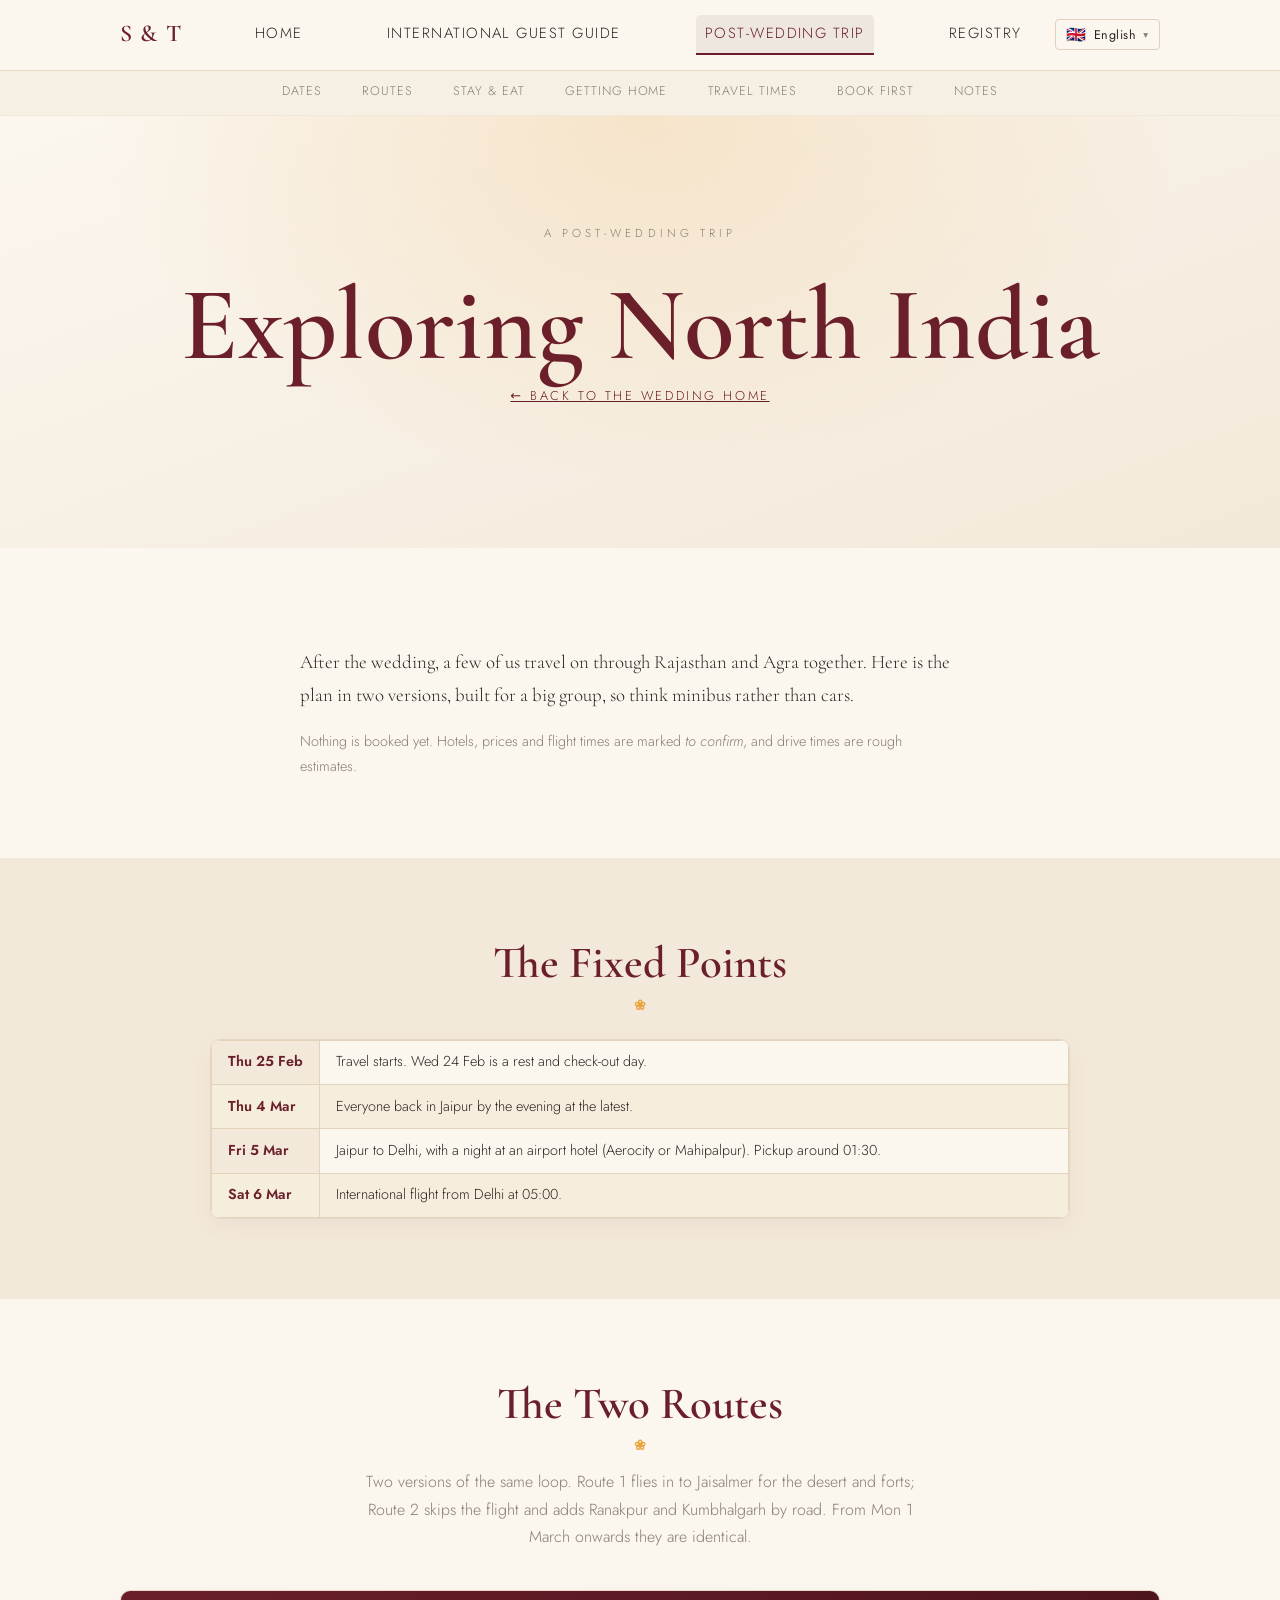
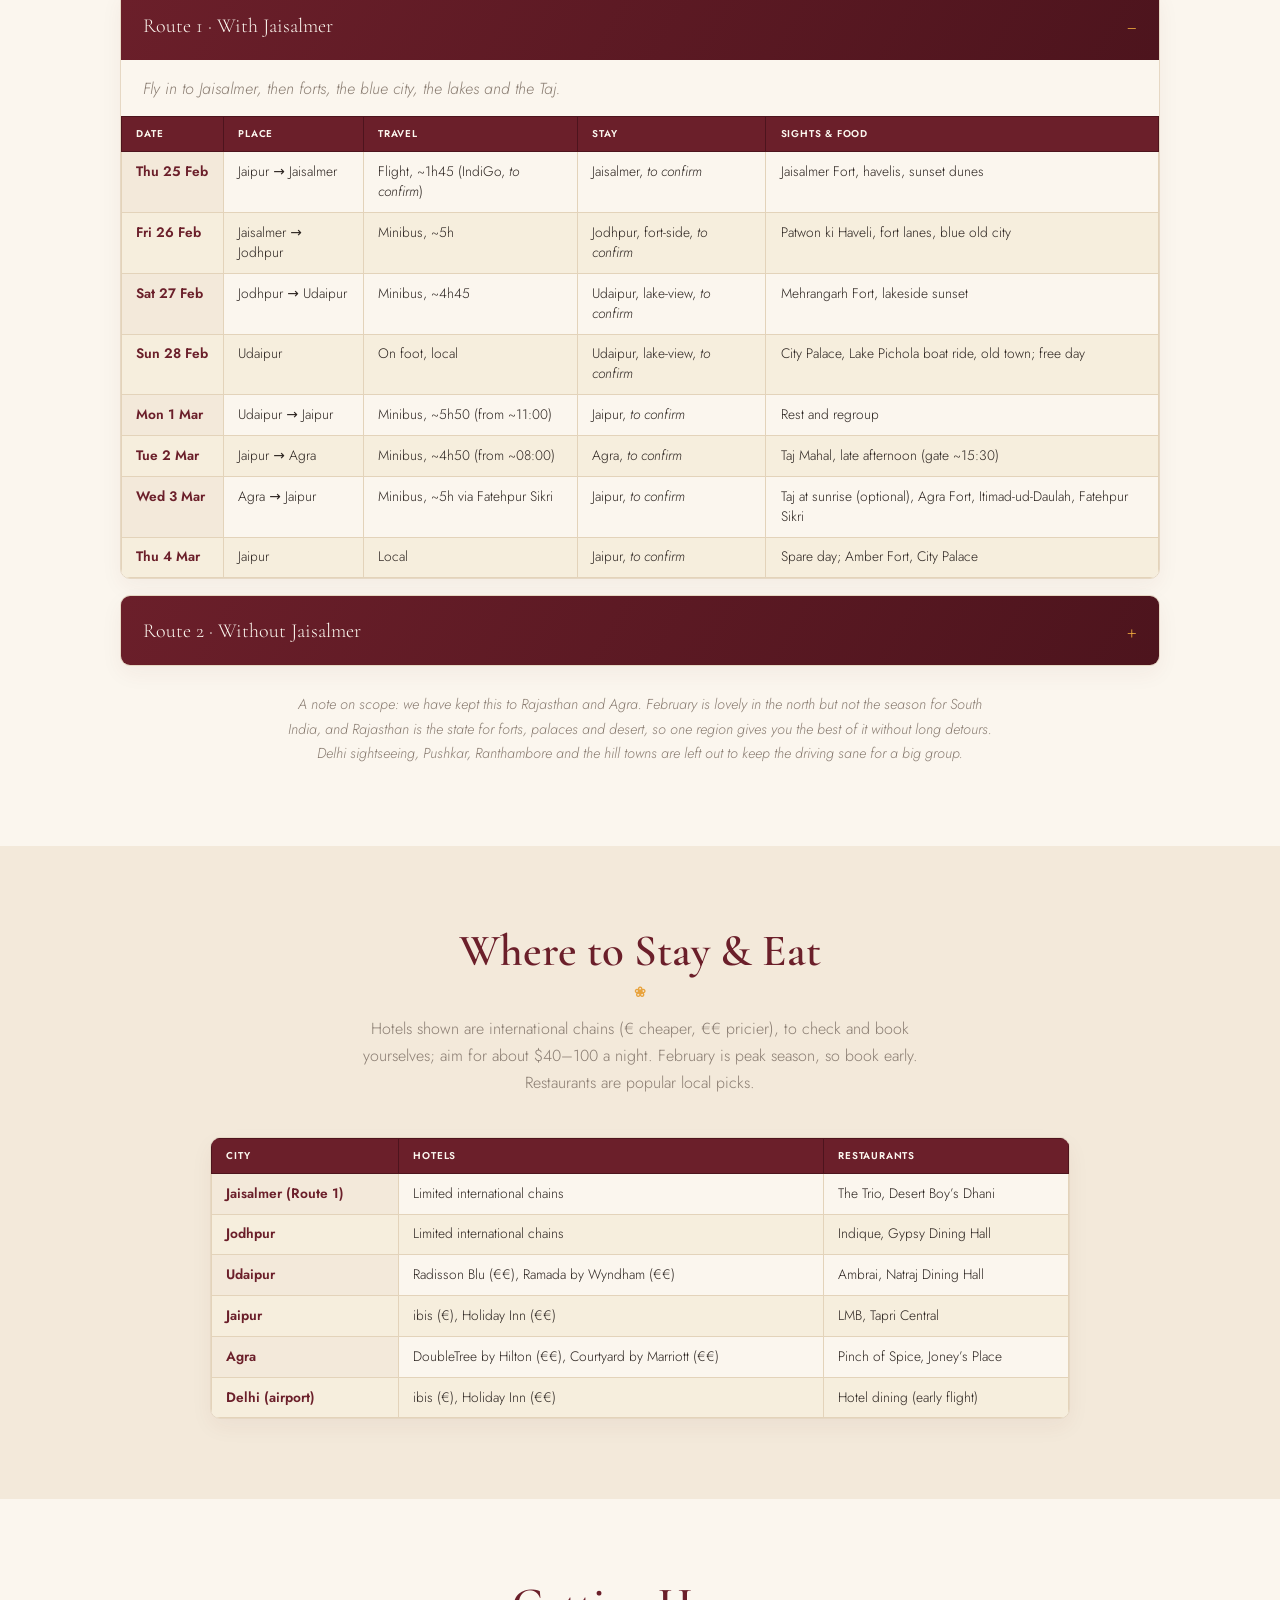
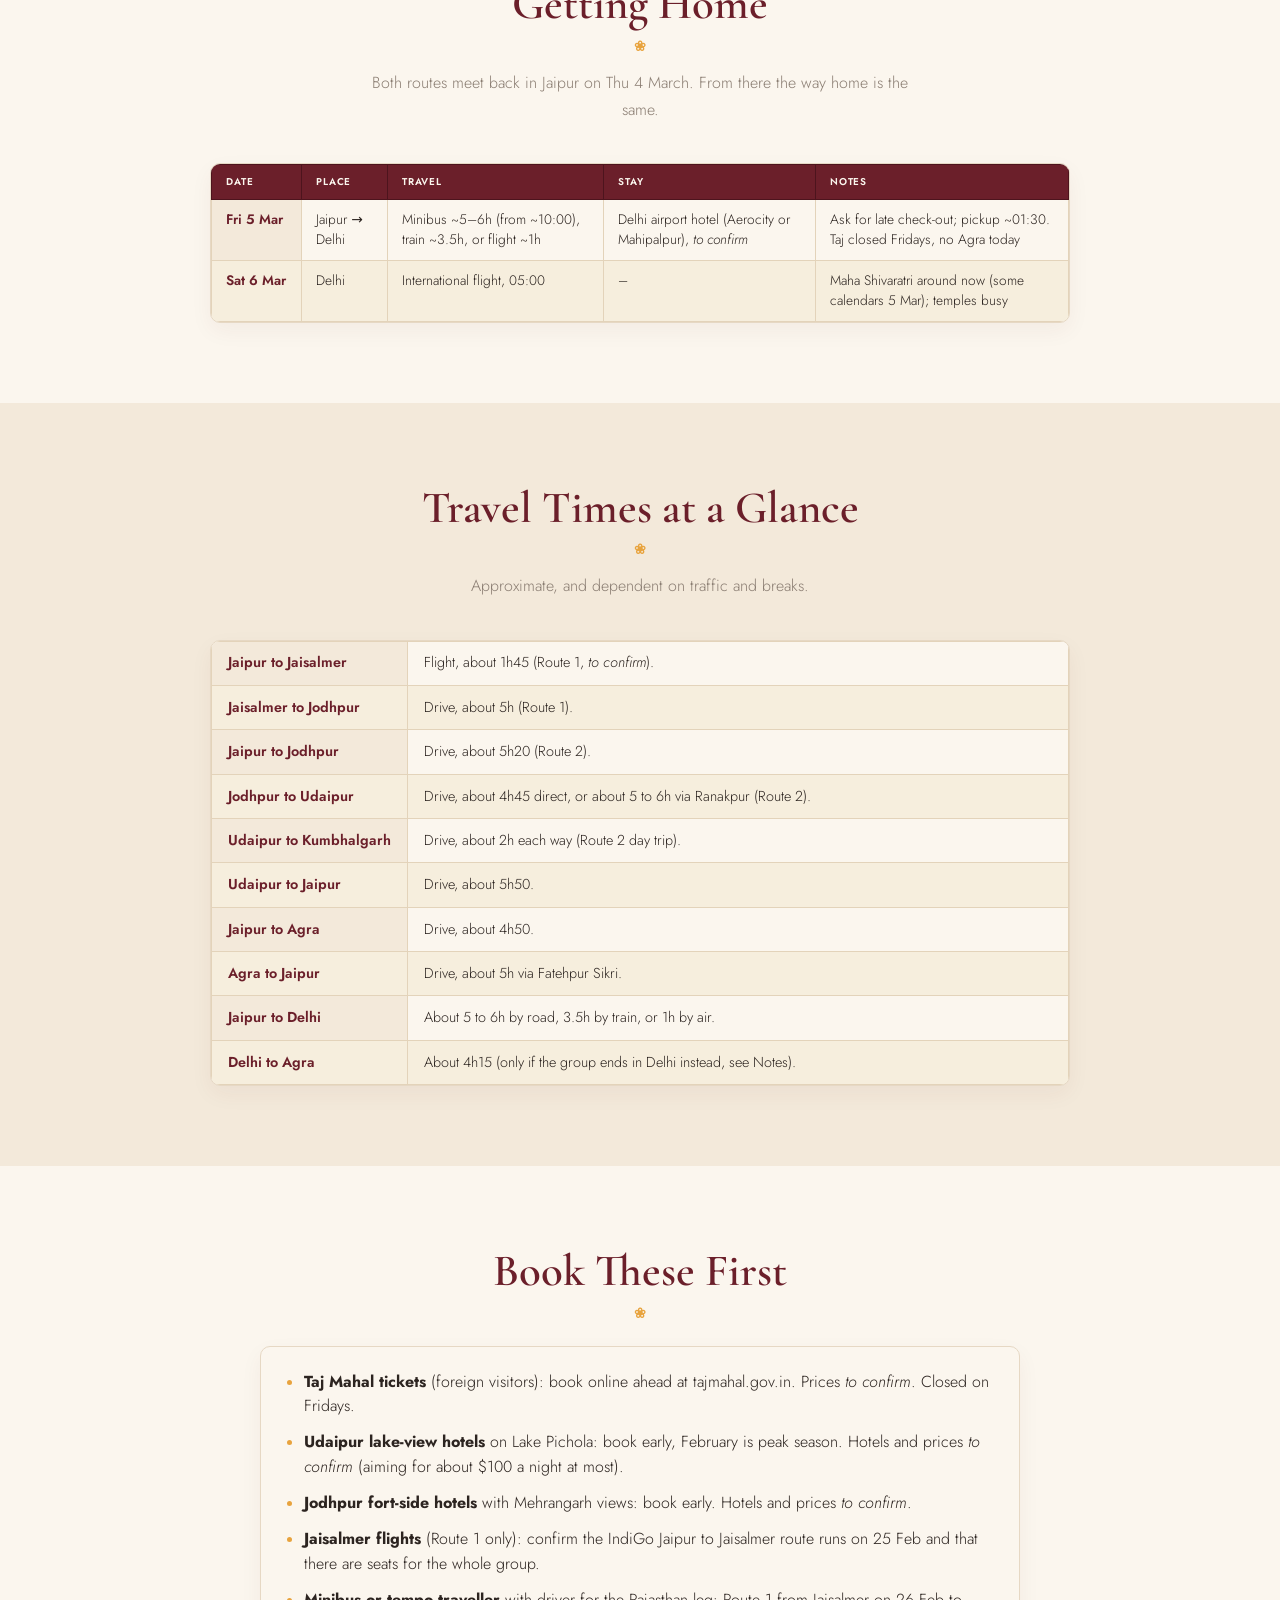
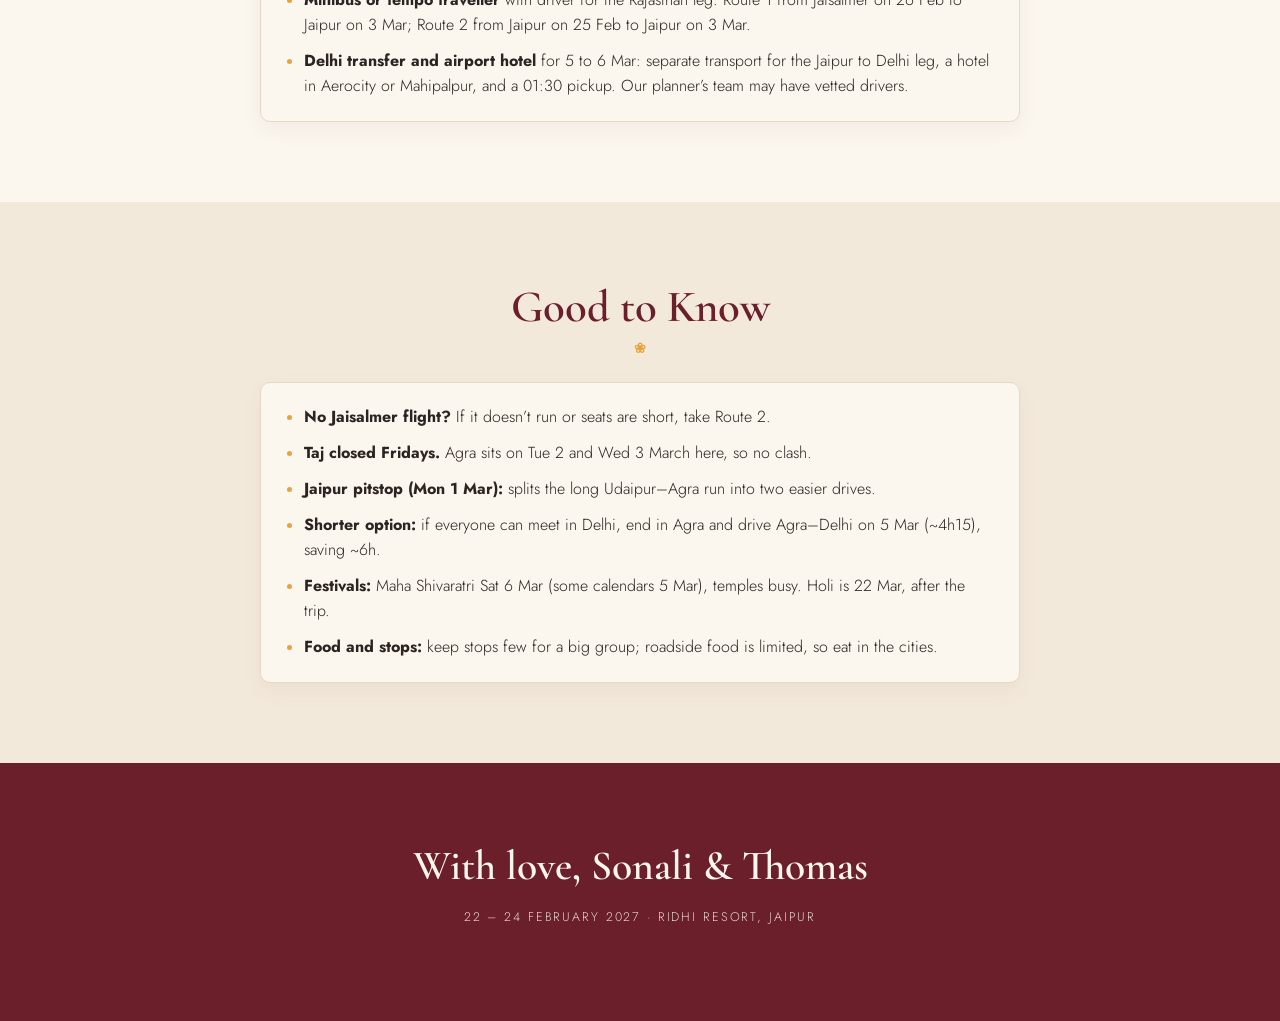
<file: itinerary.html>
<!DOCTYPE html>
<html lang="en">
<head>
  <meta charset="UTF-8" />
  <meta name="viewport" content="width=device-width, initial-scale=1.0" />
  <meta name="robots" content="noindex, nofollow" />
  <title>Post-Wedding North India Itinerary, Sonali &amp; Thomas</title>
  <meta name="description" content="A suggested post-wedding trip through Rajasthan and Agra for Sonali &amp; Thomas's guests, with two routes, day-by-day plans, travel times and a book-first checklist." />

  <link rel="preconnect" href="https://fonts.googleapis.com" />
  <link rel="preconnect" href="https://fonts.gstatic.com" crossorigin />
  <link href="https://fonts.googleapis.com/css2?family=Cormorant+Garamond:ital,wght@0,400;0,500;0,600;1,400&family=Jost:wght@300;400;500&family=Noto+Sans+Devanagari:wght@400;500;600&display=swap" rel="stylesheet" />
  <link rel="stylesheet" href="assets/css/styles.css" />
</head>
<body>
  <header class="site-nav" id="top">
    <div class="nav-inner">
      <a href="index.html" class="brand">S &amp; T</a>
      <div class="nav-right">
        <nav class="nav-links">
          <a href="index.html" data-i18n="nav_home">Home</a>
          <a href="international.html" data-i18n="nav_guide">International Guest Guide</a>
          <a href="#top" data-i18n="nav_trip">Post-Wedding Trip</a>
          <a href="registry.html" data-i18n="nav_registry">Registry</a>
        </nav>
        <div class="lang-switch" aria-label="Language">
          <button type="button" class="lang-current" aria-haspopup="listbox" aria-expanded="false">
            <span class="lang-flag">🇬🇧</span><span class="lang-name">English</span><span class="lang-caret">▾</span>
          </button>
          <ul class="lang-menu" role="listbox">
            <li><button type="button" data-lang="en"><span class="lang-flag">🇬🇧</span><span>English</span></button></li>
            <li><button type="button" data-lang="fr"><span class="lang-flag">🇫🇷</span><span>Français</span></button></li>
          </ul>
        </div>
        <button class="nav-toggle" aria-label="Open menu" aria-expanded="false">
          <span></span><span></span><span></span>
        </button>
      </div>
    </div>
    <nav class="nav-sub" aria-label="Sections on this page">
      <div class="nav-sub-inner">
        <a href="#dates" data-i18n="itnav_dates">Dates</a>
        <a href="#routes" data-i18n="itnav_routes">Routes</a>
        <a href="#stayeat" data-i18n="itnav_stayeat">Stay &amp; eat</a>
        <a href="#home" data-i18n="itnav_home">Getting home</a>
        <a href="#times" data-i18n="itnav_times">Travel times</a>
        <a href="#book" data-i18n="itnav_book">Book first</a>
        <a href="#notes" data-i18n="itnav_notes">Notes</a>
      </div>
    </nav>
  </header>

  <!-- SUB HERO -->
  <section class="hero hero--sub">
    <div class="hero-content">
      <p class="hero-kicker" data-i18n="it_kicker">A post-wedding trip</p>
      <h1 class="hero-names" data-i18n="it_title">Exploring North India</h1>
      <p class="hero-place"><a href="index.html" data-i18n="it_home">&larr; Back to the wedding home</a></p>
    </div>
  </section>

  <!-- INTRO -->
  <section class="section section--narrow">
    <p class="lead" data-i18n="it_intro">After the wedding, a few of us travel on through Rajasthan and Agra together. Here is the plan in two versions, built for a big group, so think minibus rather than cars.</p>
    <p class="muted it-tocfm" data-i18n="it_tocfm">Nothing is booked yet. Hotels, prices and flight times are marked <em>to confirm</em>, and drive times are rough estimates.</p>
  </section>

  <!-- FIXED POINTS -->
  <section class="section section--alt" id="dates">
    <h2 class="section-title" data-i18n="it_fixed_h">The Fixed Points</h2>
    <div class="it-tablewrap" data-i18n="it_fixed_tbl"><table class="it-table"><tbody><tr><td class="it-when">Thu 25 Feb</td><td>Travel starts. Wed 24 Feb is a rest and check-out day.</td></tr><tr><td class="it-when">Thu 4 Mar</td><td>Everyone back in Jaipur by the evening at the latest.</td></tr><tr><td class="it-when">Fri 5 Mar</td><td>Jaipur to Delhi, with a night at an airport hotel (Aerocity or Mahipalpur). Pickup around 01:30.</td></tr><tr><td class="it-when">Sat 6 Mar</td><td>International flight from Delhi at 05:00.</td></tr></tbody></table></div>
  </section>

  <!-- ROUTES -->
  <section class="section" id="routes">
    <h2 class="section-title" data-i18n="it_routes_h">The Two Routes</h2>
    <p class="section-sub" data-i18n="it_routes_sub">Two versions of the same loop. Route 1 flies in to Jaisalmer for the desert and forts; Route 2 skips the flight and adds Ranakpur and Kumbhalgarh by road. From Mon 1 March onwards they are identical.</p>
    <div class="it-routes-acc">
      <details class="travel-item" open>
        <summary data-i18n="it_r1_h">Route 1 &middot; With Jaisalmer</summary>
        <p class="it-route-sub" data-i18n="it_r1_sub">Fly in to Jaisalmer, then forts, the blue city, the lakes and the Taj.</p>
        <div class="it-tablewrap" data-i18n="it_r1_tbl"><table class="it-table it-table--grid"><thead><tr><th>Date</th><th>Place</th><th>Travel</th><th>Stay</th><th>Sights &amp; food</th></tr></thead><tbody><tr><td>Thu 25 Feb</td><td>Jaipur &rarr; Jaisalmer</td><td>Flight, ~1h45 (IndiGo, <em>to confirm</em>)</td><td>Jaisalmer, <em>to confirm</em></td><td>Jaisalmer Fort, havelis, sunset dunes</td></tr><tr><td>Fri 26 Feb</td><td>Jaisalmer &rarr; Jodhpur</td><td>Minibus, ~5h</td><td>Jodhpur, fort-side, <em>to confirm</em></td><td>Patwon ki Haveli, fort lanes, blue old city</td></tr><tr><td>Sat 27 Feb</td><td>Jodhpur &rarr; Udaipur</td><td>Minibus, ~4h45</td><td>Udaipur, lake-view, <em>to confirm</em></td><td>Mehrangarh Fort, lakeside sunset</td></tr><tr><td>Sun 28 Feb</td><td>Udaipur</td><td>On foot, local</td><td>Udaipur, lake-view, <em>to confirm</em></td><td>City Palace, Lake Pichola boat ride, old town; free day</td></tr><tr><td>Mon 1 Mar</td><td>Udaipur &rarr; Jaipur</td><td>Minibus, ~5h50 (from ~11:00)</td><td>Jaipur, <em>to confirm</em></td><td>Rest and regroup</td></tr><tr><td>Tue 2 Mar</td><td>Jaipur &rarr; Agra</td><td>Minibus, ~4h50 (from ~08:00)</td><td>Agra, <em>to confirm</em></td><td>Taj Mahal, late afternoon (gate ~15:30)</td></tr><tr><td>Wed 3 Mar</td><td>Agra &rarr; Jaipur</td><td>Minibus, ~5h via Fatehpur Sikri</td><td>Jaipur, <em>to confirm</em></td><td>Taj at sunrise (optional), Agra Fort, Itimad-ud-Daulah, Fatehpur Sikri</td></tr><tr><td>Thu 4 Mar</td><td>Jaipur</td><td>Local</td><td>Jaipur, <em>to confirm</em></td><td>Spare day; Amber Fort, City Palace</td></tr></tbody></table></div>
      </details>
      <details class="travel-item">
        <summary data-i18n="it_r2_h">Route 2 &middot; Without Jaisalmer</summary>
        <p class="it-route-sub" data-i18n="it_r2_sub">All by road, adding the Ranakpur temples and Kumbhalgarh fort.</p>
        <div class="it-tablewrap" data-i18n="it_r2_tbl"><table class="it-table it-table--grid"><thead><tr><th>Date</th><th>Place</th><th>Travel</th><th>Stay</th><th>Sights &amp; food</th></tr></thead><tbody><tr><td>Thu 25 Feb</td><td>Jaipur &rarr; Jodhpur</td><td>Minibus, ~5h20 (from ~08:00)</td><td>Jodhpur, fort-side, <em>to confirm</em></td><td>Mehrangarh Fort, blue old city</td></tr><tr><td>Fri 26 Feb</td><td>Jodhpur &rarr; Udaipur via Ranakpur</td><td>Minibus, ~5&ndash;6h with stop</td><td>Udaipur, lake-view, <em>to confirm</em></td><td>Ranakpur Jain temples (check non-Jain hours); limited food, plan lunch</td></tr><tr><td>Sat 27 Feb</td><td>Udaipur</td><td>On foot, local</td><td>Udaipur, lake-view, <em>to confirm</em></td><td>City Palace, Lake Pichola boat ride, old town</td></tr><tr><td>Sun 28 Feb</td><td>Udaipur &harr; Kumbhalgarh</td><td>Minibus, ~2h each way</td><td>Udaipur, lake-view, <em>to confirm</em></td><td>Kumbhalgarh fort, day trip</td></tr><tr><td>Mon 1 Mar</td><td>Udaipur &rarr; Jaipur</td><td>Minibus, ~5h50 (from ~11:00)</td><td>Jaipur, <em>to confirm</em></td><td>Rest and regroup</td></tr><tr><td>Tue 2 Mar</td><td>Jaipur &rarr; Agra</td><td>Minibus, ~4h50 (from ~08:00)</td><td>Agra, <em>to confirm</em></td><td>Taj Mahal, late afternoon (gate ~15:30)</td></tr><tr><td>Wed 3 Mar</td><td>Agra &rarr; Jaipur</td><td>Minibus, ~5h via Fatehpur Sikri</td><td>Jaipur, <em>to confirm</em></td><td>Taj at sunrise (optional), Agra Fort, Itimad-ud-Daulah, Fatehpur Sikri</td></tr><tr><td>Thu 4 Mar</td><td>Jaipur</td><td>Local</td><td>Jaipur, <em>to confirm</em></td><td>Spare day; Amber Fort, City Palace</td></tr></tbody></table></div>
      </details>
    </div>
    <p class="muted it-why" data-i18n="it_why_p">A note on scope: we have kept this to Rajasthan and Agra. February is lovely in the north but not the season for South India, and Rajasthan is the state for forts, palaces and desert, so one region gives you the best of it without long detours. Delhi sightseeing, Pushkar, Ranthambore and the hill towns are left out to keep the driving sane for a big group.</p>
  </section>

  <!-- STAY & EAT -->
  <section class="section section--alt" id="stayeat">
    <h2 class="section-title" data-i18n="it_eat_h">Where to Stay &amp; Eat</h2>
    <p class="section-sub" data-i18n="it_eat_sub">Hotels shown are international chains (€ cheaper, €€ pricier), to check and book yourselves; aim for about $40&ndash;100 a night. February is peak season, so book early. Restaurants are popular local picks.</p>
    <div class="it-tablewrap" data-i18n="it_eat_tbl"><table class="it-table it-table--grid"><thead><tr><th>City</th><th>Hotels</th><th>Restaurants</th></tr></thead><tbody><tr><td>Jaisalmer (Route 1)</td><td>Limited international chains</td><td>The Trio, Desert Boy&rsquo;s Dhani</td></tr><tr><td>Jodhpur</td><td>Limited international chains</td><td>Indique, Gypsy Dining Hall</td></tr><tr><td>Udaipur</td><td>Radisson Blu (€€), Ramada by Wyndham (€€)</td><td>Ambrai, Natraj Dining Hall</td></tr><tr><td>Jaipur</td><td>ibis (€), Holiday Inn (€€)</td><td>LMB, Tapri Central</td></tr><tr><td>Agra</td><td>DoubleTree by Hilton (€€), Courtyard by Marriott (€€)</td><td>Pinch of Spice, Joney&rsquo;s Place</td></tr><tr><td>Delhi (airport)</td><td>ibis (€), Holiday Inn (€€)</td><td>Hotel dining (early flight)</td></tr></tbody></table></div>
  </section>

  <!-- GETTING HOME -->
  <section class="section" id="home">
    <h2 class="section-title" data-i18n="it_tail_h">Getting Home</h2>
    <p class="section-sub" data-i18n="it_tail_p">Both routes meet back in Jaipur on Thu 4 March. From there the way home is the same.</p>
    <div class="it-tablewrap" data-i18n="it_tail_tbl"><table class="it-table it-table--grid"><thead><tr><th>Date</th><th>Place</th><th>Travel</th><th>Stay</th><th>Notes</th></tr></thead><tbody><tr><td>Fri 5 Mar</td><td>Jaipur &rarr; Delhi</td><td>Minibus ~5&ndash;6h (from ~10:00), train ~3.5h, or flight ~1h</td><td>Delhi airport hotel (Aerocity or Mahipalpur), <em>to confirm</em></td><td>Ask for late check-out; pickup ~01:30. Taj closed Fridays, no Agra today</td></tr><tr><td>Sat 6 Mar</td><td>Delhi</td><td>International flight, 05:00</td><td>&ndash;</td><td>Maha Shivaratri around now (some calendars 5 Mar); temples busy</td></tr></tbody></table></div>
  </section>

  <!-- TRAVEL TIMES -->
  <section class="section section--alt" id="times">
    <h2 class="section-title" data-i18n="it_legs_h">Travel Times at a Glance</h2>
    <p class="section-sub" data-i18n="it_legs_note">Approximate, and dependent on traffic and breaks.</p>
    <div class="it-tablewrap" data-i18n="it_legs_tbl"><table class="it-table"><tbody><tr><td class="it-when">Jaipur to Jaisalmer</td><td>Flight, about 1h45 (Route 1, <em>to confirm</em>).</td></tr><tr><td class="it-when">Jaisalmer to Jodhpur</td><td>Drive, about 5h (Route 1).</td></tr><tr><td class="it-when">Jaipur to Jodhpur</td><td>Drive, about 5h20 (Route 2).</td></tr><tr><td class="it-when">Jodhpur to Udaipur</td><td>Drive, about 4h45 direct, or about 5 to 6h via Ranakpur (Route 2).</td></tr><tr><td class="it-when">Udaipur to Kumbhalgarh</td><td>Drive, about 2h each way (Route 2 day trip).</td></tr><tr><td class="it-when">Udaipur to Jaipur</td><td>Drive, about 5h50.</td></tr><tr><td class="it-when">Jaipur to Agra</td><td>Drive, about 4h50.</td></tr><tr><td class="it-when">Agra to Jaipur</td><td>Drive, about 5h via Fatehpur Sikri.</td></tr><tr><td class="it-when">Jaipur to Delhi</td><td>About 5 to 6h by road, 3.5h by train, or 1h by air.</td></tr><tr><td class="it-when">Delhi to Agra</td><td>About 4h15 (only if the group ends in Delhi instead, see Notes).</td></tr></tbody></table></div>
  </section>

  <!-- BOOK FIRST -->
  <section class="section" id="book">
    <h2 class="section-title" data-i18n="it_book_h">Book These First</h2>
    <div class="it-cardlist" data-i18n="it_book_list"><ul class="info-list"><li><strong>Taj Mahal tickets</strong> (foreign visitors): book online ahead at tajmahal.gov.in. Prices <em>to confirm</em>. Closed on Fridays.</li><li><strong>Udaipur lake-view hotels</strong> on Lake Pichola: book early, February is peak season. Hotels and prices <em>to confirm</em> (aiming for about $100 a night at most).</li><li><strong>Jodhpur fort-side hotels</strong> with Mehrangarh views: book early. Hotels and prices <em>to confirm</em>.</li><li><strong>Jaisalmer flights</strong> (Route 1 only): confirm the IndiGo Jaipur to Jaisalmer route runs on 25 Feb and that there are seats for the whole group.</li><li><strong>Minibus or tempo traveller</strong> with driver for the Rajasthan leg: Route 1 from Jaisalmer on 26 Feb to Jaipur on 3 Mar; Route 2 from Jaipur on 25 Feb to Jaipur on 3 Mar.</li><li><strong>Delhi transfer and airport hotel</strong> for 5 to 6 Mar: separate transport for the Jaipur to Delhi leg, a hotel in Aerocity or Mahipalpur, and a 01:30 pickup. Our planner&rsquo;s team may have vetted drivers.</li></ul></div>
  </section>

  <!-- NOTES -->
  <section class="section section--alt" id="notes">
    <h2 class="section-title" data-i18n="it_notes_h">Good to Know</h2>
    <div class="it-cardlist" data-i18n="it_notes_list"><ul class="info-list"><li><strong>No Jaisalmer flight?</strong> If it doesn&rsquo;t run or seats are short, take Route 2.</li><li><strong>Taj closed Fridays.</strong> Agra sits on Tue 2 and Wed 3 March here, so no clash.</li><li><strong>Jaipur pitstop (Mon 1 Mar):</strong> splits the long Udaipur&ndash;Agra run into two easier drives.</li><li><strong>Shorter option:</strong> if everyone can meet in Delhi, end in Agra and drive Agra&ndash;Delhi on 5 Mar (~4h15), saving ~6h.</li><li><strong>Festivals:</strong> Maha Shivaratri Sat 6 Mar (some calendars 5 Mar), temples busy. Holi is 22 Mar, after the trip.</li><li><strong>Food and stops:</strong> keep stops few for a big group; roadside food is limited, so eat in the cities.</li></ul></div>
  </section>

  <!-- FOOTER -->
  <footer class="site-footer" id="contact">
    <h2 class="footer-title" data-i18n="footer_title">With love, Sonali &amp; Thomas</h2>
    <p class="footer-date" data-i18n="footer_date">22 &ndash; 24 February 2027 &middot; Ridhi Resort, Jaipur</p>
  </footer>

  <script src="assets/js/i18n.js"></script>
  <script src="assets/js/main.js"></script>
</body>
</html>
</file>
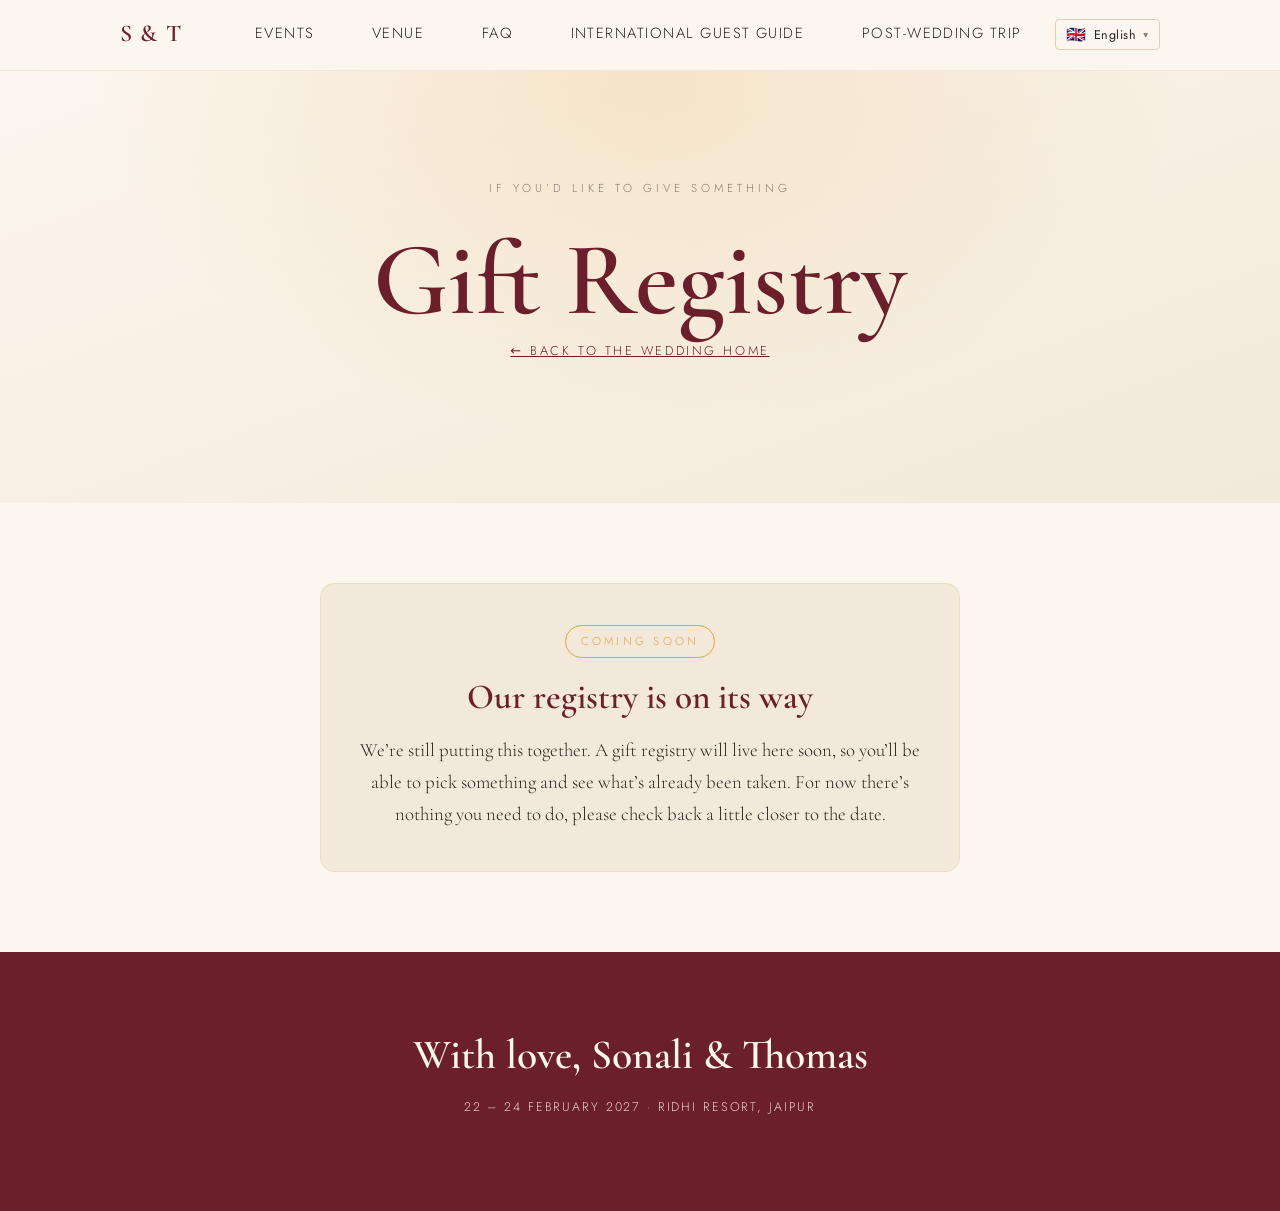
<file: registry.html>
<!DOCTYPE html>
<html lang="en">
<head>
  <meta charset="UTF-8" />
  <meta name="viewport" content="width=device-width, initial-scale=1.0" />
  <title>Gift Registry, Sonali &amp; Thomas, February 2027</title>
  <meta name="description" content="Gift registry for Sonali &amp; Thomas's wedding. Reserve a gift and it shows as taken for everyone else, so nothing gets doubled up." />

  <link rel="preconnect" href="https://fonts.googleapis.com" />
  <link rel="preconnect" href="https://fonts.gstatic.com" crossorigin />
  <link href="https://fonts.googleapis.com/css2?family=Cormorant+Garamond:ital,wght@0,400;0,500;0,600;1,400&family=Jost:wght@300;400;500&family=Noto+Sans+Devanagari:wght@400;500;600&display=swap" rel="stylesheet" />
  <link rel="stylesheet" href="assets/css/styles.css" />
</head>
<body>
  <header class="site-nav" id="top">
    <div class="nav-inner">
      <a href="index.html" class="brand">S &amp; T</a>
      <div class="nav-right">
        <nav class="nav-links">
          <a href="index.html#events" data-i18n="nav_events">Events</a>
          <a href="index.html#venue" data-i18n="nav_venue">Venue</a>
          <a href="index.html#faq" data-i18n="nav_faq">FAQ</a>
          <a href="international.html" data-i18n="nav_guide">Guest Guide</a>
          <a href="itinerary.html" data-i18n="nav_trip">Post-Wedding Trip</a>
        </nav>
        <div class="lang-switch" aria-label="Language">
          <button type="button" class="lang-current" aria-haspopup="listbox" aria-expanded="false">
            <span class="lang-flag">🇬🇧</span><span class="lang-name">English</span><span class="lang-caret">▾</span>
          </button>
          <ul class="lang-menu" role="listbox">
            <li><button type="button" data-lang="en"><span class="lang-flag">🇬🇧</span><span>English</span></button></li>
            <li><button type="button" data-lang="hi" lang="hi"><span class="lang-flag">🇮🇳</span><span>हिंदी</span></button></li>
            <li><button type="button" data-lang="fr"><span class="lang-flag">🇫🇷</span><span>Français</span></button></li>
          </ul>
        </div>
        <button class="nav-toggle" aria-label="Open menu" aria-expanded="false">
          <span></span><span></span><span></span>
        </button>
      </div>
    </div>
  </header>

  <!-- SUB HERO -->
  <section class="hero hero--sub">
    <div class="hero-content">
      <p class="hero-kicker" data-i18n="reg_kicker">If you&rsquo;d like to give something</p>
      <h1 class="hero-names" data-i18n="reg_title">Gift Registry</h1>
      <p class="hero-place"><a href="index.html" data-i18n="reg_home">&larr; Back to the wedding home</a></p>
    </div>
  </section>

  <!-- WORK IN PROGRESS -->
  <section class="section section--narrow">
    <div class="wip-card">
      <p class="wip-badge" data-i18n="reg_wip_badge">Coming soon</p>
      <h2 class="wip-title" data-i18n="reg_wip_title">Our registry is on its way</h2>
      <p class="lead" data-i18n="reg_wip_p">
        We&rsquo;re still putting this together. A gift registry will live here
        soon, so you&rsquo;ll be able to pick something and see what&rsquo;s
        already been taken. For now there&rsquo;s nothing you need to do, please
        check back a little closer to the date.
      </p>
    </div>
  </section>

  <!-- FOOTER -->
  <footer class="site-footer" id="contact">
    <h2 class="footer-title" data-i18n="footer_title">With love, Sonali &amp; Thomas</h2>
    <p class="footer-date" data-i18n="footer_date">22 &ndash; 24 February 2027 &middot; Ridhi Resort, Jaipur</p>
  </footer>

  <script src="assets/js/i18n.js"></script>
  <script src="assets/js/main.js"></script>
</body>
</html>
</file>
<file: assets/css/styles.css>
/* ---------- Theme ---------- */
:root {
  --maroon: #6b1f2a;
  --maroon-deep: #4d141d;
  --marigold: #e8a33d;
  --gold: #c9962b;
  --cream: #fbf6ee;
  --cream-alt: #f3e9da;
  --ink: #2c2420;
  --muted: #8a7d72;
  --max: 1080px;
  --serif: "Cormorant Garamond", "Noto Sans Devanagari", Georgia, serif;
  --sans: "Jost", "Noto Sans Devanagari", system-ui, sans-serif;
}

* { box-sizing: border-box; }

html { scroll-behavior: smooth; }

body {
  margin: 0;
  font-family: var(--sans);
  font-weight: 300;
  color: var(--ink);
  background: var(--cream);
  line-height: 1.7;
  -webkit-font-smoothing: antialiased;
}

h1, h2, h3 { font-family: var(--serif); font-weight: 600; line-height: 1.15; margin: 0 0 .4em; }

a { color: var(--maroon); }

/* ---------- Nav ---------- */
.site-nav {
  position: sticky;
  top: 0;
  z-index: 50;
  background: rgba(251, 246, 238, .92);
  backdrop-filter: blur(8px);
  border-bottom: 1px solid var(--cream-alt);
}
.nav-inner {
  max-width: var(--max);
  margin: 0 auto;
  padding: .9rem 1.25rem;
  display: flex;
  align-items: center;
  justify-content: space-between;
  gap: 4rem;
}
.brand {
  font-family: var(--serif);
  font-size: 1.5rem;
  font-weight: 600;
  letter-spacing: .05em;
  color: var(--maroon);
  text-decoration: none;
  white-space: nowrap;
  flex-shrink: 0;
}
.nav-right { display: flex; align-items: center; gap: 1.5rem; flex: 1; min-width: 0; }
.nav-links { display: flex; flex-wrap: nowrap; flex: 1; justify-content: space-between; gap: 1.5rem; }
.nav-links a {
  font-size: .92rem;
  letter-spacing: .1em;
  text-transform: uppercase;
  text-decoration: none;
  white-space: nowrap;
  color: var(--ink);
  padding: .4rem .55rem;
  border-radius: 5px 5px 0 0;
  border-bottom: 2px solid transparent;
  transition: color .2s, background-color .2s, border-color .2s;
}
.nav-links a:hover,
.nav-links a:focus-visible,
.nav-links a.active {
  color: var(--maroon);
  background: rgba(44, 36, 32, .07);
  border-bottom-color: var(--maroon);
}
/* Secondary nav: a permanent second row listing the current page's sections */
.nav-sub {
  border-top: 1px solid #ecdcc6;
  background: rgba(243, 233, 218, .55);
}
.nav-sub-inner {
  max-width: var(--max);
  margin: 0 auto;
  padding: .35rem 1.25rem;
  display: flex;
  flex-wrap: wrap;
  justify-content: center;
  gap: .35rem 1.5rem;
}
.nav-sub a {
  font-size: .78rem;
  letter-spacing: .08em;
  text-transform: uppercase;
  text-decoration: none;
  white-space: nowrap;
  color: var(--muted);
  padding: .3rem .5rem;
  border-radius: 4px 4px 0 0;
  border-bottom: 2px solid transparent;
  transition: color .2s, background-color .2s, border-color .2s;
}
.nav-sub a:hover,
.nav-sub a:focus-visible,
.nav-sub a.active {
  color: var(--maroon);
  background: rgba(44, 36, 32, .06);
  border-bottom-color: var(--maroon);
}

.lang-switch { position: relative; }
.lang-current {
  display: flex;
  align-items: center;
  gap: .45rem;
  border: 1px solid #e0d0bb;
  background: transparent;
  color: var(--ink);
  font-family: var(--sans);
  font-size: .78rem;
  letter-spacing: .04em;
  padding: .35rem .65rem;
  border-radius: 4px;
  cursor: pointer;
  transition: border-color .2s, color .2s;
}
.lang-current:hover { color: var(--maroon); border-color: var(--gold); }
.lang-current .lang-flag { font-size: 1rem; line-height: 1; }
.lang-current .lang-caret {
  font-size: .6rem;
  color: var(--muted);
  transition: transform .2s;
}
.lang-switch.open .lang-current { border-color: var(--gold); color: var(--maroon); }
.lang-switch.open .lang-current .lang-caret { transform: rotate(180deg); }

.lang-menu {
  position: absolute;
  top: calc(100% + .4rem);
  right: 0;
  min-width: 100%;
  margin: 0;
  padding: .3rem;
  list-style: none;
  background: var(--cream);
  border: 1px solid #e0d0bb;
  border-radius: 6px;
  box-shadow: 0 10px 28px rgba(107, 31, 42, .14);
  display: none;
  z-index: 60;
}
.lang-switch.open .lang-menu { display: block; }
.lang-menu li { margin: 0; }
.lang-menu button {
  display: flex;
  align-items: center;
  gap: .5rem;
  width: 100%;
  border: 0;
  background: transparent;
  color: var(--ink);
  font-family: var(--sans);
  font-size: .82rem;
  text-align: left;
  white-space: nowrap;
  padding: .45rem .6rem;
  border-radius: 4px;
  cursor: pointer;
  transition: background .15s, color .15s;
}
.lang-menu button .lang-flag { font-size: 1.05rem; line-height: 1; }
.lang-menu button:hover { background: var(--cream-alt); color: var(--maroon); }
.lang-menu button.active { background: var(--maroon); color: var(--cream); }

.nav-toggle {
  display: none;
  flex-direction: column;
  gap: 5px;
  background: none;
  border: 0;
  cursor: pointer;
  padding: 6px;
}
.nav-toggle span {
  width: 24px; height: 2px; background: var(--maroon); transition: .3s;
}

/* ---------- Hero ---------- */
.hero {
  min-height: 88vh;
  display: flex;
  align-items: center;
  justify-content: center;
  text-align: center;
  padding: 4rem 1.25rem;
  background:
    radial-gradient(ellipse at top, rgba(232,163,61,.18), transparent 60%),
    linear-gradient(160deg, var(--cream) 0%, var(--cream-alt) 100%);
  position: relative;
}
/* Home hero: Indo-French skyline sits softly along the bottom, behind the names. */
.hero--home {
  background:
    radial-gradient(ellipse at top, rgba(232,163,61,.18), transparent 60%),
    url("../img/indo-french.svg") center bottom / min(1180px, 100%) auto no-repeat,
    linear-gradient(160deg, var(--cream) 0%, var(--cream-alt) 100%);
}
.hero--home .hero-content { position: relative; z-index: 1; }
.hero--sub { min-height: 48vh; }
.hero--sub::after { display: none; }
.hero::after {
  content: "";
  position: absolute;
  left: 50%; bottom: 6%;
  width: 64px; height: 1px;
  background: var(--gold);
  transform: translateX(-50%);
}
.hero-kicker {
  text-transform: uppercase;
  letter-spacing: .35em;
  font-size: .72rem;
  color: var(--muted);
  margin: 0 0 1.4rem;
}
.hero-names {
  font-size: clamp(3rem, 11vw, 6.5rem);
  color: var(--maroon);
  margin: 0;
}
.hero-names span { display: block; font-style: italic; font-size: .45em; color: var(--marigold); font-weight: 500; }
.hero-tagline {
  font-family: var(--serif);
  font-style: italic;
  font-size: clamp(1.05rem, 2.6vw, 1.4rem);
  color: var(--maroon);
  margin: 0 0 1.4rem;
}
.hero-invite {
  text-transform: uppercase;
  letter-spacing: .3em;
  font-size: .8rem;
  color: var(--marigold);
  font-weight: 500;
  margin: 1.2rem 0 0;
}
.hero-date {
  font-family: var(--serif);
  font-size: clamp(1.3rem, 4vw, 2rem);
  letter-spacing: .12em;
  margin: 1.2rem 0 .2rem;
}
.hero-place { letter-spacing: .2em; text-transform: uppercase; font-size: .8rem; color: var(--muted); margin: 0 0 2rem; }
.hero-actions { display: flex; flex-wrap: wrap; justify-content: center; gap: .8rem; }

/* ---------- Buttons ---------- */
.btn {
  display: inline-block;
  padding: .8rem 2rem;
  background: var(--maroon);
  color: var(--cream);
  text-decoration: none;
  letter-spacing: .15em;
  text-transform: uppercase;
  font-size: .76rem;
  border-radius: 2px;
  transition: background .25s, transform .15s;
}
.btn:hover { background: var(--maroon-deep); transform: translateY(-1px); }
.btn--ghost {
  background: transparent;
  color: var(--maroon);
  border: 1px solid var(--maroon);
}
.btn--ghost:hover { background: var(--maroon); color: var(--cream); }

/* ---------- Sections ---------- */
.section { max-width: var(--max); margin: 0 auto; padding: 5rem 1.25rem; }
.section--narrow { max-width: 720px; }
.section--alt { max-width: 100%; background: var(--cream-alt); }
.section--alt > * { max-width: var(--max); margin-left: auto; margin-right: auto; }
.section-title {
  font-size: clamp(2rem, 5vw, 2.8rem);
  text-align: center;
  color: var(--maroon);
  position: relative;
  margin-bottom: .3em;
}
.section-title::after {
  content: "❀";
  display: block;
  color: var(--marigold);
  font-size: .9rem;
  margin: .5rem auto 0;
}
.section-sub { text-align: center; color: var(--muted); margin: 0 auto 2.5rem; max-width: 560px; }
.lead { font-size: 1.18rem; font-family: var(--serif); }
.text-center { text-align: center; }
.text-center.lead { max-width: 640px; margin-left: auto; margin-right: auto; }
.muted { color: var(--muted); font-size: .95rem; }

/* ---------- Schedule ---------- */
.schedule { display: flex; flex-direction: column; gap: 2.5rem; }
.day-block {
  background: var(--cream);
  border: 1px solid #e6d8c4;
  border-radius: 12px;
  overflow: hidden;
  box-shadow: 0 12px 34px rgba(107,31,42,.08);
}
.day-head {
  display: flex;
  align-items: baseline;
  gap: 1rem;
  padding: 1.5rem 3.2rem 1.5rem 1.8rem;
  background: linear-gradient(120deg, var(--maroon), var(--maroon-deep));
  color: var(--cream);
  position: relative;
  cursor: pointer;
  list-style: none;
}
.day-head::-webkit-details-marker { display: none; }
.day-head::after {
  content: "+";
  position: absolute;
  right: 1.8rem;
  top: 50%;
  transform: translateY(-50%);
  color: var(--marigold);
  font-size: 1.5rem;
  line-height: 1;
}
.day-block[open] > .day-head::after { content: "\2212"; }
.day-label {
  text-transform: uppercase;
  letter-spacing: .24em;
  font-size: .7rem;
  color: var(--marigold);
  white-space: nowrap;
}
.day-date { margin: 0; color: var(--cream); font-size: 1.6rem; }

.schedule-table { width: 100%; border-collapse: collapse; }
.schedule-table thead { background: var(--cream-alt); }
.schedule-table th {
  text-align: left;
  text-transform: uppercase;
  letter-spacing: .14em;
  font-size: .66rem;
  font-weight: 500;
  color: var(--maroon);
  padding: .85rem 1.8rem;
  border-bottom: 1px solid #e2d2bb;
}
.schedule-table td {
  padding: 1.1rem 1.8rem;
  border-bottom: 1px solid #f0e6d6;
  vertical-align: top;
}
.schedule-table tbody tr:nth-child(even) { background: rgba(243,233,218,.4); }
.schedule-table tbody tr:hover { background: rgba(232,163,61,.10); }
.schedule-table tr:last-child td { border-bottom: 0; }
.schedule-table td:first-child {
  color: var(--maroon);
  font-weight: 500;
  white-space: nowrap;
  width: 1%;
}
.schedule-table td:nth-child(2) {
  font-family: var(--serif);
  font-size: 1.25rem;
  font-weight: 500;
  color: var(--ink);
}
.schedule-table td:last-child { color: #5d5249; }

/* Ritual meaning: separated from the factual info, on its own line, italic and coloured */
.ritual-why {
  display: block;
  margin-top: .5rem;
  font-style: italic;
  color: var(--maroon);
}

/* General buffet note under the schedule */
.schedule-note {
  max-width: 640px;
  margin: 1.4rem auto 0;
  text-align: center;
  font-size: .95rem;
  font-style: italic;
}

/* ---------- Itinerary ---------- */
.it-tocfm { max-width: 640px; margin: 1.1rem 0 0; font-size: .9rem; }
.it-routes { display: grid; grid-template-columns: 1fr 1fr; gap: 1.5rem; align-items: start; }
.it-route {
  background: var(--cream);
  border: 1px solid #e6d8c4;
  border-radius: 10px;
  overflow: hidden;
  box-shadow: 0 8px 22px rgba(107,31,42,.05);
}
.it-route-h {
  margin: 0;
  padding: 1.1rem 1.4rem;
  background: linear-gradient(120deg, var(--maroon), var(--maroon-deep));
  color: var(--cream);
  font-size: 1.3rem;
}
.it-route-sub {
  margin: 0;
  padding: .85rem 1.4rem;
  font-style: italic;
  color: var(--muted);
  border-bottom: 1px solid #f0e6d6;
}
.it-tablewrap {
  max-width: 860px;
  margin: 1.5rem auto 0;
  border: 1px solid #e6d8c4;
  border-radius: 10px;
  overflow-x: auto;
  background: var(--cream);
  box-shadow: 0 8px 22px rgba(107,31,42,.05);
}
.it-table { width: 100%; border-collapse: collapse; }
.it-table th, .it-table td {
  border: 1px solid #e3d3ba;
  padding: .68rem 1rem;
  vertical-align: top;
  font-size: .9rem;
  line-height: 1.5;
}
/* Header row: solid maroon band, cream text */
.it-table thead th {
  background: var(--maroon);
  color: var(--cream);
  text-align: left;
  text-transform: uppercase;
  letter-spacing: .08em;
  font-size: .62rem;
  font-weight: 600;
  white-space: nowrap;
  border-color: var(--maroon-deep);
}
/* Zebra rows so the table reads clearly against the page */
.it-table tbody tr:nth-child(even) td { background: rgba(201,150,43,.09); }
/* First column: tinted + maroon, stands apart from the data */
.it-table tbody td:first-child {
  background: var(--cream-alt);
  color: var(--maroon);
  font-weight: 600;
  white-space: nowrap;
}
.it-table .it-when { width: 1%; }

/* Bifurcated grid tables (routes, stay & eat, getting home) */
.it-table--grid { min-width: 620px; }
.it-table--grid th, .it-table--grid td { padding: .62rem .9rem; font-size: .86rem; line-height: 1.45; }

/* Routes as stacked dropdowns (reusing .travel-item) */
.it-routes-acc .travel-item { margin-bottom: 1rem; }
.it-routes-acc .it-route-sub {
  margin: 0;
  padding: .9rem 1.4rem 0;
  font-style: italic;
  color: var(--muted);
  border-bottom: 0;
}
.it-routes-acc .it-tablewrap {
  max-width: none;
  margin: .9rem 0 0;
  border: 0;
  border-radius: 0;
  box-shadow: none;
}
.it-why { max-width: 720px; margin: 1.6rem auto 0; font-size: .9rem; font-style: italic; text-align: center; }
.it-cardlist {
  max-width: 760px;
  margin: 1.5rem auto 0;
  border: 1px solid #e6d8c4;
  border-radius: 10px;
  background: var(--cream);
  box-shadow: 0 8px 22px rgba(107,31,42,.05);
}
.it-cardlist > ul.info-list { margin: 0; padding: 1.4rem 1.6rem; }

/* ---------- Layout helpers ---------- */
.two-col { display: grid; grid-template-columns: 1fr 1fr; gap: 2.5rem; align-items: start; }
.venue-detail { max-width: 42rem; margin: 0 auto; }
#venue { padding-bottom: 2.5rem; }
#travel { padding-top: 3rem; padding-bottom: 3rem; }
.card-grid { display: grid; grid-template-columns: repeat(3, 1fr); gap: 1.5rem; }
.info-card {
  background: var(--cream);
  border: 1px solid #e6d8c4;
  border-radius: 6px;
  padding: 1.8rem;
}
.info-card h3 { color: var(--maroon); }
.info-card-body { color: var(--ink); }
.info-list {
  list-style: none;
  margin: .8rem 0 0;
  padding: 0;
}
.info-list li {
  position: relative;
  padding-left: 1.1rem;
  margin-bottom: .7rem;
  line-height: 1.55;
}
.info-list li:last-child { margin-bottom: 0; }
.info-list li::before {
  content: "";
  position: absolute;
  left: 0;
  top: .62em;
  width: 5px;
  height: 5px;
  border-radius: 50%;
  background: var(--marigold);
}
.info-subhead {
  font-family: var(--serif);
  color: var(--maroon);
  font-size: 1.1rem;
  margin: 1.3rem 0 .3rem;
}
.info-note { color: #5d5249; margin: 0; line-height: 1.55; }

/* ---------- Attire / dress code (accordion) ---------- */
.attire-list { max-width: 760px; margin: 0 auto; }
.attire-item {
  background: var(--cream);
  border: 1px solid #e6d8c4;
  border-radius: 10px;
  margin-bottom: 1rem;
  overflow: hidden;
  box-shadow: 0 8px 22px rgba(107,31,42,.05);
}
.attire-item > summary {
  list-style: none;
  cursor: pointer;
  display: flex;
  align-items: center;
  gap: 1rem;
  padding: 1.1rem 1.4rem;
}
.attire-item > summary::-webkit-details-marker { display: none; }
.attire-item > summary::after {
  content: "+";
  color: var(--marigold);
  font-size: 1.5rem;
  line-height: 1;
}
.attire-item[open] > summary::after { content: "\2212"; }
.attire-item[open] > summary { border-bottom: 1px solid #f0e6d6; }

.attire-name { display: flex; flex-direction: column; margin-right: auto; }
.attire-title {
  font-family: var(--serif);
  color: var(--maroon);
  font-size: 1.45rem;
  line-height: 1.15;
}
.attire-title [lang="hi"] {
  font-size: 1.05rem;
  font-weight: 400;
  color: var(--muted);
}
.attire-phon {
  font-family: var(--sans);
  font-style: italic;
  font-size: .82rem;
  color: var(--muted);
  margin-top: .1rem;
}
.attire-phon:empty { display: none; }
.attire-en {
  font-family: var(--sans);
  font-weight: 400;
  font-size: .68rem;
  letter-spacing: .14em;
  text-transform: uppercase;
  color: var(--muted);
  margin-top: .25rem;
}
.palette {
  display: flex;
  flex-wrap: wrap;
  gap: .4rem;
  list-style: none;
  margin: 0;
  padding: 0;
}
.palette li {
  width: 24px;
  height: 24px;
  border-radius: 50%;
  background: var(--sw);
  box-shadow: inset 0 0 0 1px rgba(0,0,0,.07), 0 2px 4px rgba(0,0,0,.08);
}
.palette li.sw-light { box-shadow: inset 0 0 0 1px #d8c7ad, 0 2px 4px rgba(0,0,0,.05); }

.attire-body { padding: 1.1rem 1.4rem 1.3rem; }
.attire-pal { font-family: var(--serif); font-size: 1.15rem; color: var(--ink); margin: 0 0 .5rem; }
.attire-vibe { color: #5d5249; margin: 0 0 .8rem; font-size: .96rem; }
.attire-note {
  margin: 0;
  font-size: .92rem;
  color: var(--maroon);
}
.attire-note--warn { color: #8a3b1e; }
.attire-rent { text-align: center; margin: 2.2rem auto 0; max-width: 620px; }

/* ---------- Gift registry ---------- */
.registry-offline {
  max-width: 720px;
  margin: 1.4rem auto 0;
  text-align: center;
  background: #fbeecf;
  border: 1px solid #e6cf94;
  border-radius: 8px;
  padding: .9rem 1.2rem;
  font-family: var(--sans);
  font-size: .95rem;
  color: #8a6a1e;
}
.wip-card {
  max-width: 640px;
  margin: 0 auto;
  text-align: center;
  background: var(--cream-alt);
  border: 1px solid #ecdcc0;
  border-radius: 14px;
  padding: 2.6rem 2rem;
}
.wip-badge {
  display: inline-block;
  text-transform: uppercase;
  letter-spacing: .28em;
  font-size: .72rem;
  color: var(--marigold);
  border: 1px solid var(--marigold);
  border-radius: 999px;
  padding: .35rem .9rem;
  margin: 0 0 1.2rem;
}
.wip-title {
  font-family: var(--serif);
  font-size: clamp(1.6rem, 4vw, 2.2rem);
  color: var(--maroon);
  margin: 0 0 1rem;
}
.wip-card .lead { margin: 0; }
.registry-grid {
  display: grid;
  grid-template-columns: repeat(2, 1fr);
  gap: 1.5rem;
}
.gift-card {
  display: flex;
  flex-direction: column;
  background: var(--cream);
  border: 1px solid #e6d8c4;
  border-radius: 10px;
  padding: 1.6rem;
  box-shadow: 0 8px 22px rgba(107,31,42,.05);
  transition: opacity .2s, border-color .2s;
}
.gift-card.is-reserved { opacity: .62; border-color: #ded1bd; }
.gift-card.is-reserved.is-mine { opacity: 1; border-color: var(--marigold); }
.gift-body { flex: 1; }
.gift-name { color: var(--maroon); font-size: 1.4rem; margin: 0 0 .4rem; }
.gift-note { color: #5d5249; margin: 0 0 .6rem; font-size: .98rem; font-family: var(--serif); }
.gift-price {
  margin: 0;
  font-size: .82rem;
  letter-spacing: .06em;
  color: var(--muted);
}
.gift-actions {
  display: flex;
  align-items: center;
  gap: 1rem;
  margin-top: 1.2rem;
  padding-top: 1rem;
  border-top: 1px solid #efe2cf;
}
.gift-view {
  font-size: .74rem;
  letter-spacing: .12em;
  text-transform: uppercase;
  text-decoration: none;
  color: var(--maroon);
  border-bottom: 1px solid transparent;
  transition: border-color .2s;
}
.gift-view:hover { border-color: var(--gold); }
.gift-btn {
  margin-left: auto;
  border: 1px solid var(--maroon);
  background: var(--maroon);
  color: var(--cream);
  font-family: var(--sans);
  font-size: .74rem;
  letter-spacing: .12em;
  text-transform: uppercase;
  padding: .55rem 1.1rem;
  border-radius: 3px;
  cursor: pointer;
  transition: background .2s, color .2s, border-color .2s;
}
.gift-btn:hover:not(:disabled) { background: var(--maroon-deep); border-color: var(--maroon-deep); }
.gift-btn:disabled { background: transparent; color: var(--muted); border-color: #ddceb8; cursor: default; }
.gift-btn--release {
  background: transparent;
  color: var(--maroon);
  border-color: var(--gold);
}
.gift-btn--release:hover:not(:disabled) { background: var(--marigold); color: var(--cream); border-color: var(--marigold); }
.registry-hint { text-align: center; margin: 2.2rem auto 0; max-width: 620px; }

/* ---------- Shop / rental list (guide page) ---------- */
.shop-h {
  color: var(--maroon);
  font-size: 1.5rem;
  margin: 2.2rem 0 1rem;
}
.shop-list { list-style: none; margin: 0; padding: 0; display: grid; gap: .9rem; }
.shop-item {
  background: var(--cream);
  border: 1px solid #e6d8c4;
  border-left: 3px solid var(--marigold);
  border-radius: 6px;
  padding: 1rem 1.3rem;
}
.shop-item a {
  font-family: var(--serif);
  font-size: 1.2rem;
  font-weight: 500;
  text-decoration: none;
  color: var(--maroon);
}
.shop-item a:hover { color: var(--marigold); }
.shop-desc { display: block; margin-top: .25rem; color: #5d5249; font-size: .98rem; }
.shop-note { margin-top: 1.4rem; }

/* ---------- Travel accordion ---------- */
.travel-list { max-width: 760px; margin: 0 auto; }
.travel-item {
  background: var(--cream);
  border: 1px solid #e6d8c4;
  border-radius: 10px;
  margin-bottom: 1rem;
  overflow: hidden;
  box-shadow: 0 8px 22px rgba(107,31,42,.05);
}
.travel-item > summary {
  list-style: none;
  cursor: pointer;
  display: flex;
  justify-content: space-between;
  align-items: center;
  gap: 1rem;
  padding: 1.1rem 1.4rem;
  font-family: var(--serif);
  font-size: 1.25rem;
  background: linear-gradient(120deg, var(--maroon), var(--maroon-deep));
  color: var(--cream);
}
.travel-item > summary::-webkit-details-marker { display: none; }
.travel-item > summary::after {
  content: "+";
  color: var(--marigold);
  font-size: 1.5rem;
  line-height: 1;
}
.travel-item[open] > summary::after { content: "\2212"; }
.travel-item .info-card-body { padding: 1.1rem 1.4rem 1.3rem; }

/* ---------- FAQ ---------- */
.faq { max-width: 760px; margin: 0 auto; }
.faq details {
  border-bottom: 1px solid #e6d8c4;
  padding: 1.1rem 0;
}
.faq summary {
  cursor: pointer;
  font-family: var(--serif);
  font-size: 1.25rem;
  color: var(--maroon);
  list-style: none;
  display: flex;
  justify-content: space-between;
  align-items: center;
}
.faq summary::-webkit-details-marker { display: none; }
.faq summary::after { content: "+"; color: var(--marigold); font-size: 1.4rem; }
.faq details[open] summary::after { content: "\2212"; }
.faq details p { margin: .8rem 0 0; }

/* ---------- Footer ---------- */
.site-footer {
  text-align: center;
  padding: 5rem 1.25rem;
  background: var(--maroon);
  color: var(--cream);
}
.footer-title { color: var(--cream); font-size: clamp(1.8rem, 5vw, 2.6rem); }
.footer-date { letter-spacing: .15em; text-transform: uppercase; font-size: .78rem; opacity: .85; }
.footer-contact { margin-top: 1.5rem; }
.site-footer a { color: var(--marigold); }

/* ---------- Responsive ---------- */
@media (max-width: 820px) {
  .nav-toggle { display: flex; }
  .nav-links {
    position: absolute;
    top: 100%; left: 0; right: 0;
    flex-direction: column;
    align-items: flex-start;
    background: var(--cream);
    padding: 1rem 1.25rem;
    gap: 1rem;
    border-bottom: 1px solid var(--cream-alt);
    display: none;
  }
  .nav-links.open { display: flex; }

  /* Section bar scrolls sideways instead of wrapping into many rows */
  .nav-sub-inner {
    flex-wrap: nowrap;
    justify-content: flex-start;
    overflow-x: auto;
    gap: .25rem .75rem;
    -webkit-overflow-scrolling: touch;
  }
  .two-col, .card-grid, .registry-grid, .it-routes { grid-template-columns: 1fr; }

  .day-head { flex-direction: column; gap: .3rem; padding: 1.1rem 1.2rem; }
  .day-date { font-size: 1.35rem; }

  /* Stack each schedule row into its own card. */
  .schedule-table thead { display: none; }
  .schedule-table, .schedule-table tbody, .schedule-table tr, .schedule-table td { display: block; width: 100%; }
  .schedule-table tr { padding: 1rem 1.2rem; border-bottom: 1px solid #f0e6d6; }
  .schedule-table tbody tr:nth-child(even) { background: rgba(243,233,218,.4); }
  .schedule-table td { padding: 0; border: 0; }
  .schedule-table td:first-child {
    width: auto;
    text-transform: uppercase;
    letter-spacing: .12em;
    font-size: .72rem;
  }
  .schedule-table td:nth-child(2) { font-size: 1.2rem; margin: .15rem 0 .25rem; }
  .schedule-table td:last-child { font-size: .95rem; }
}
</file>
